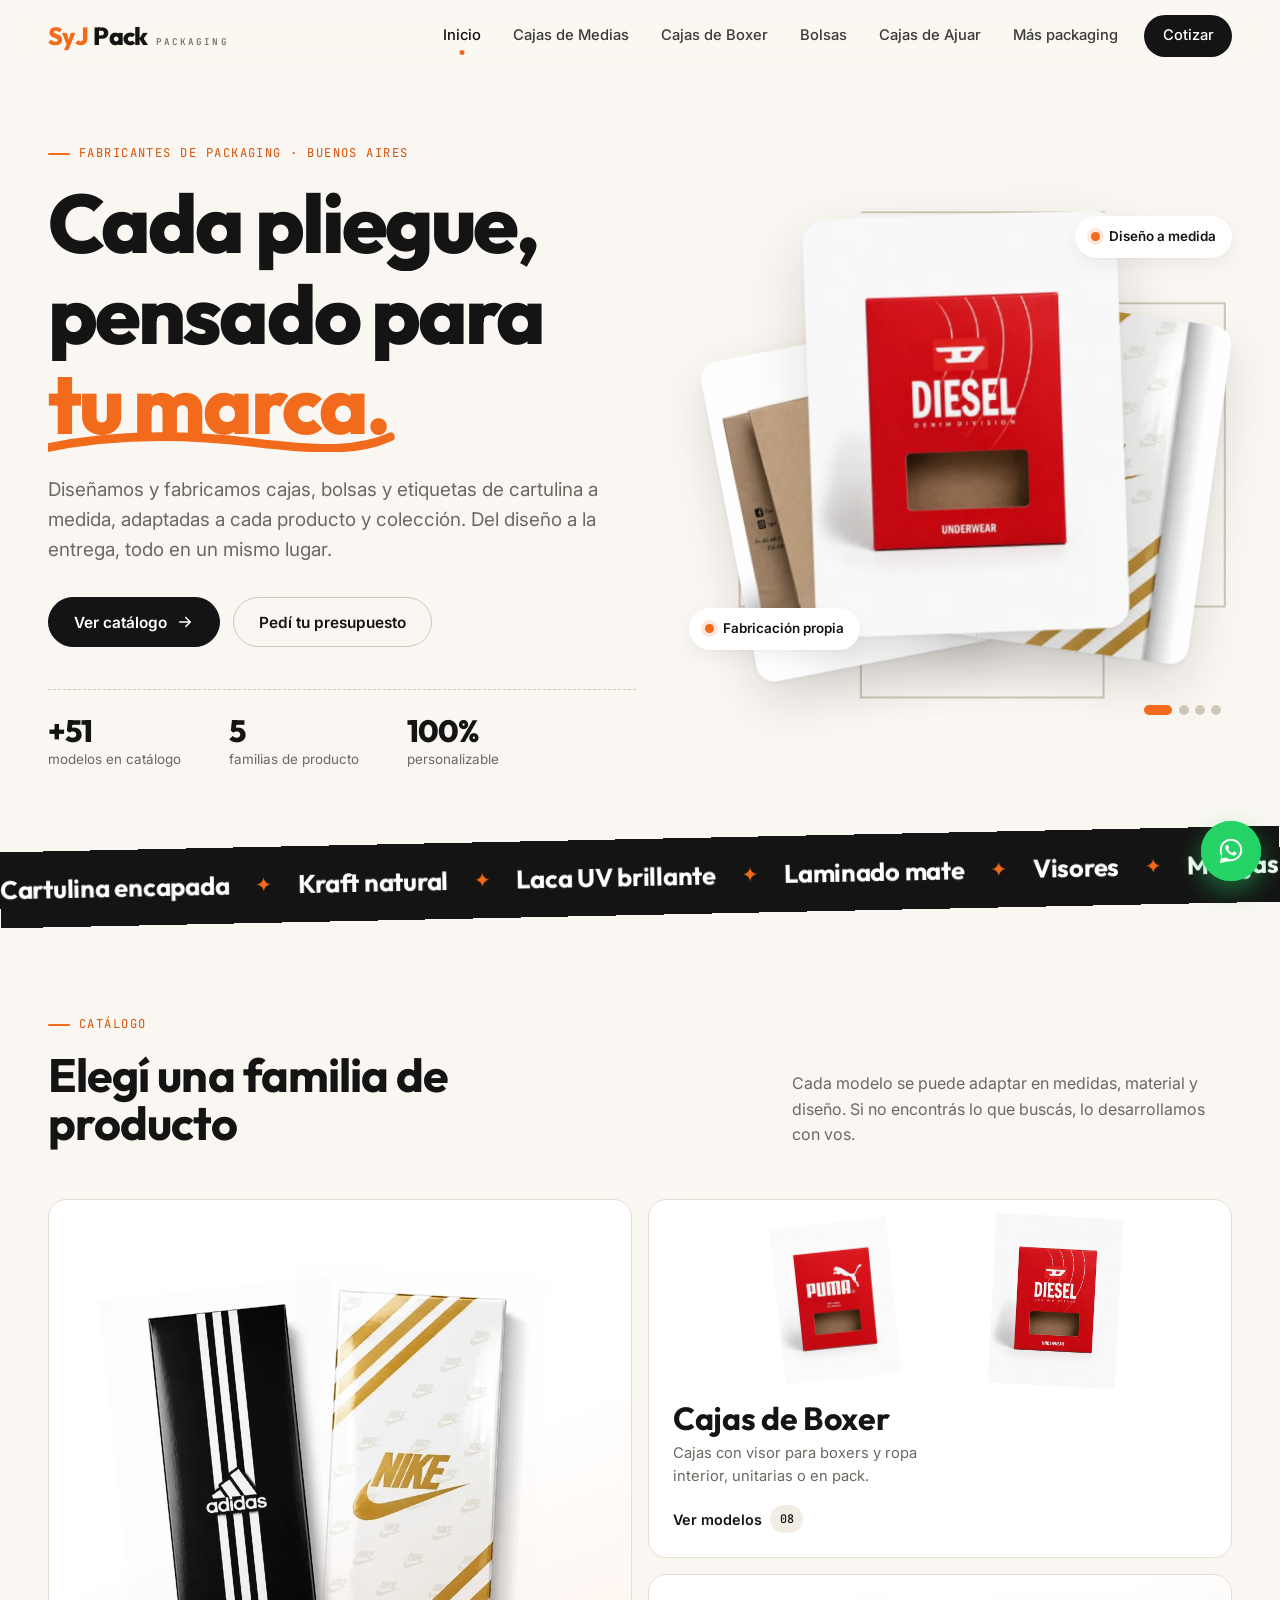
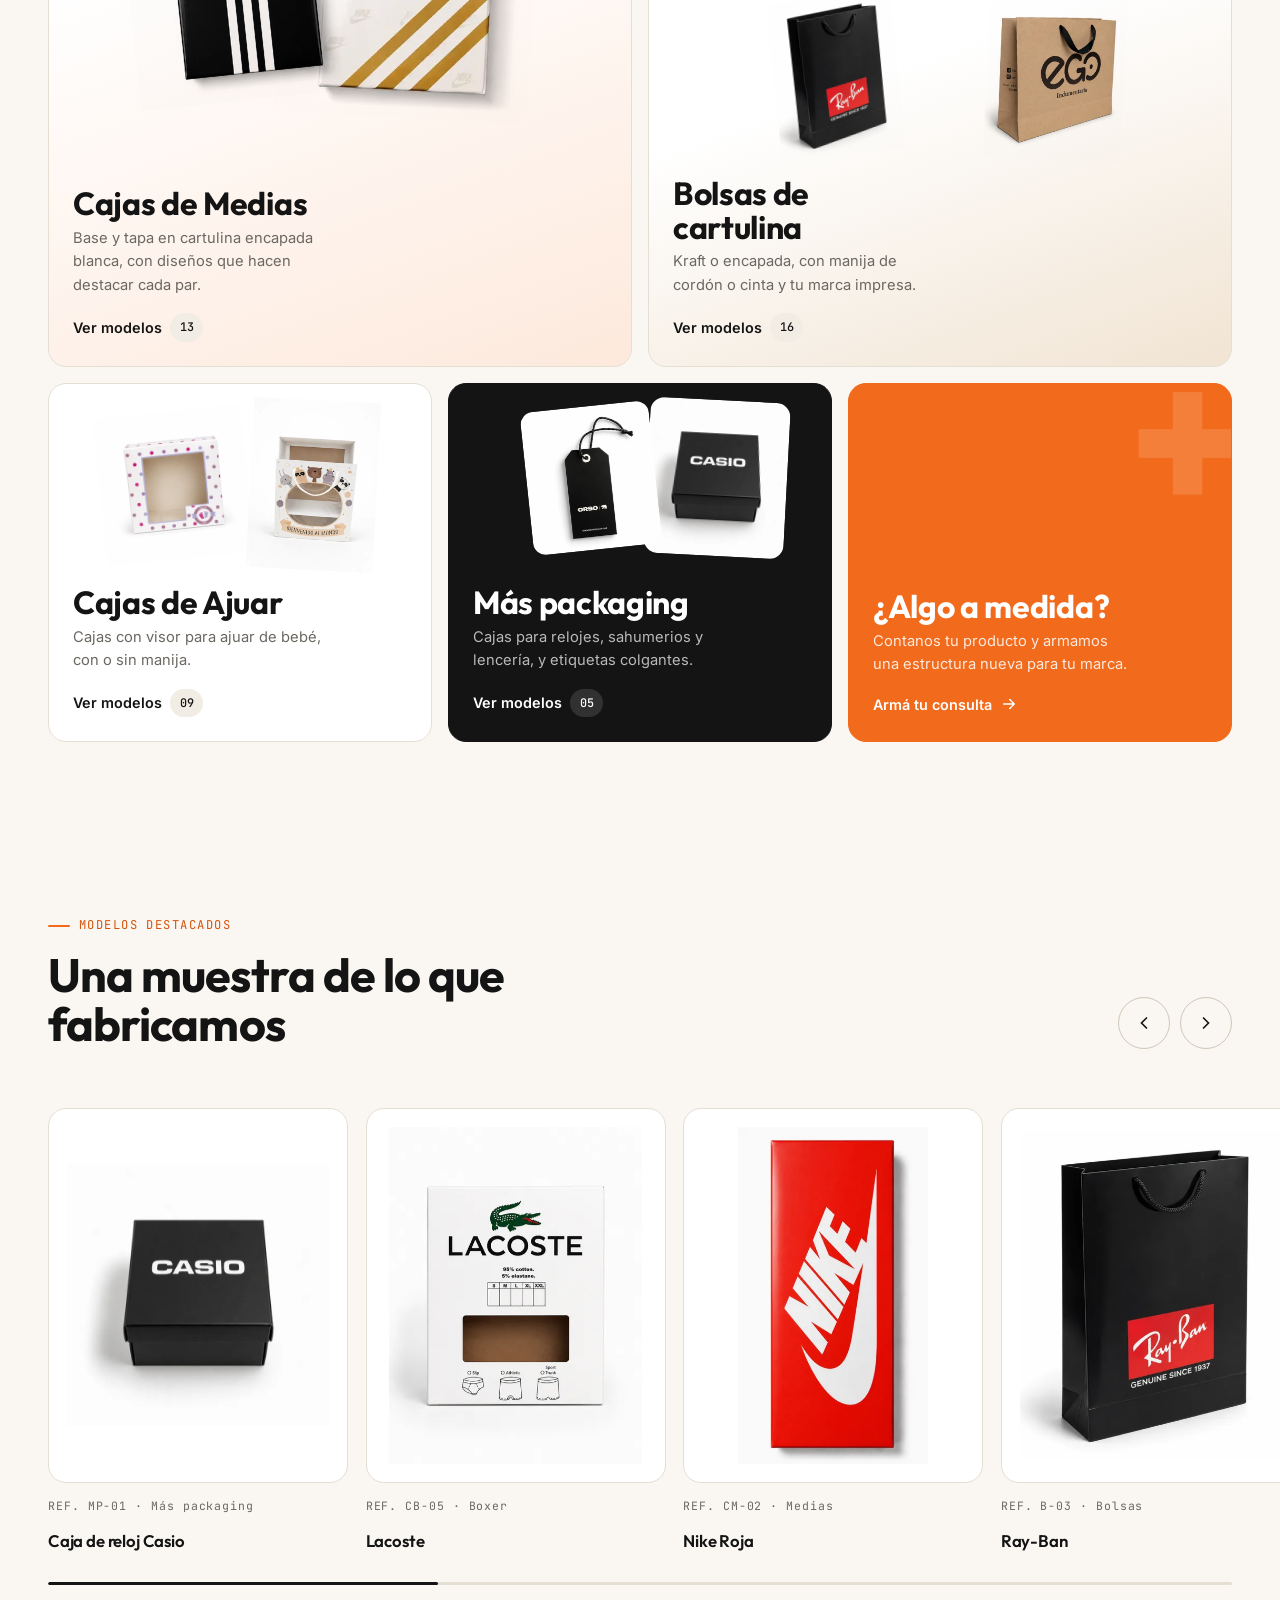
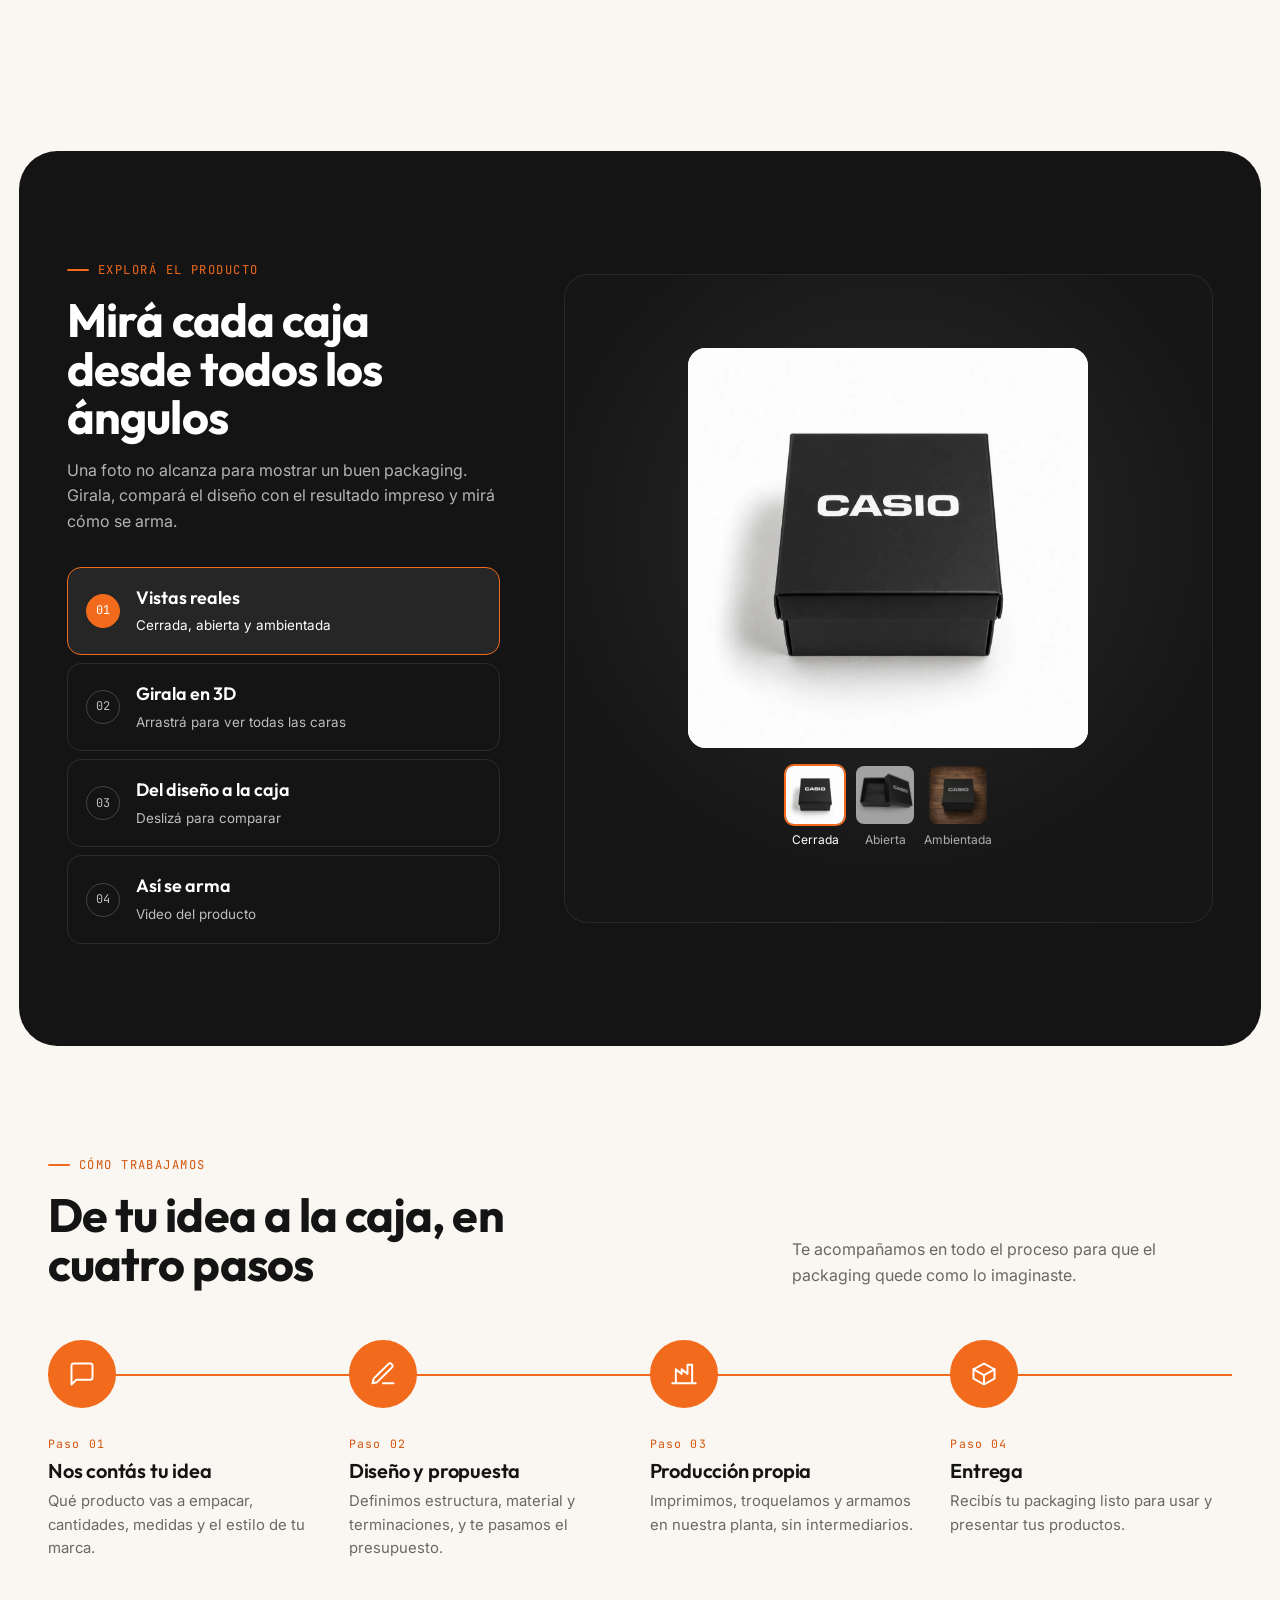
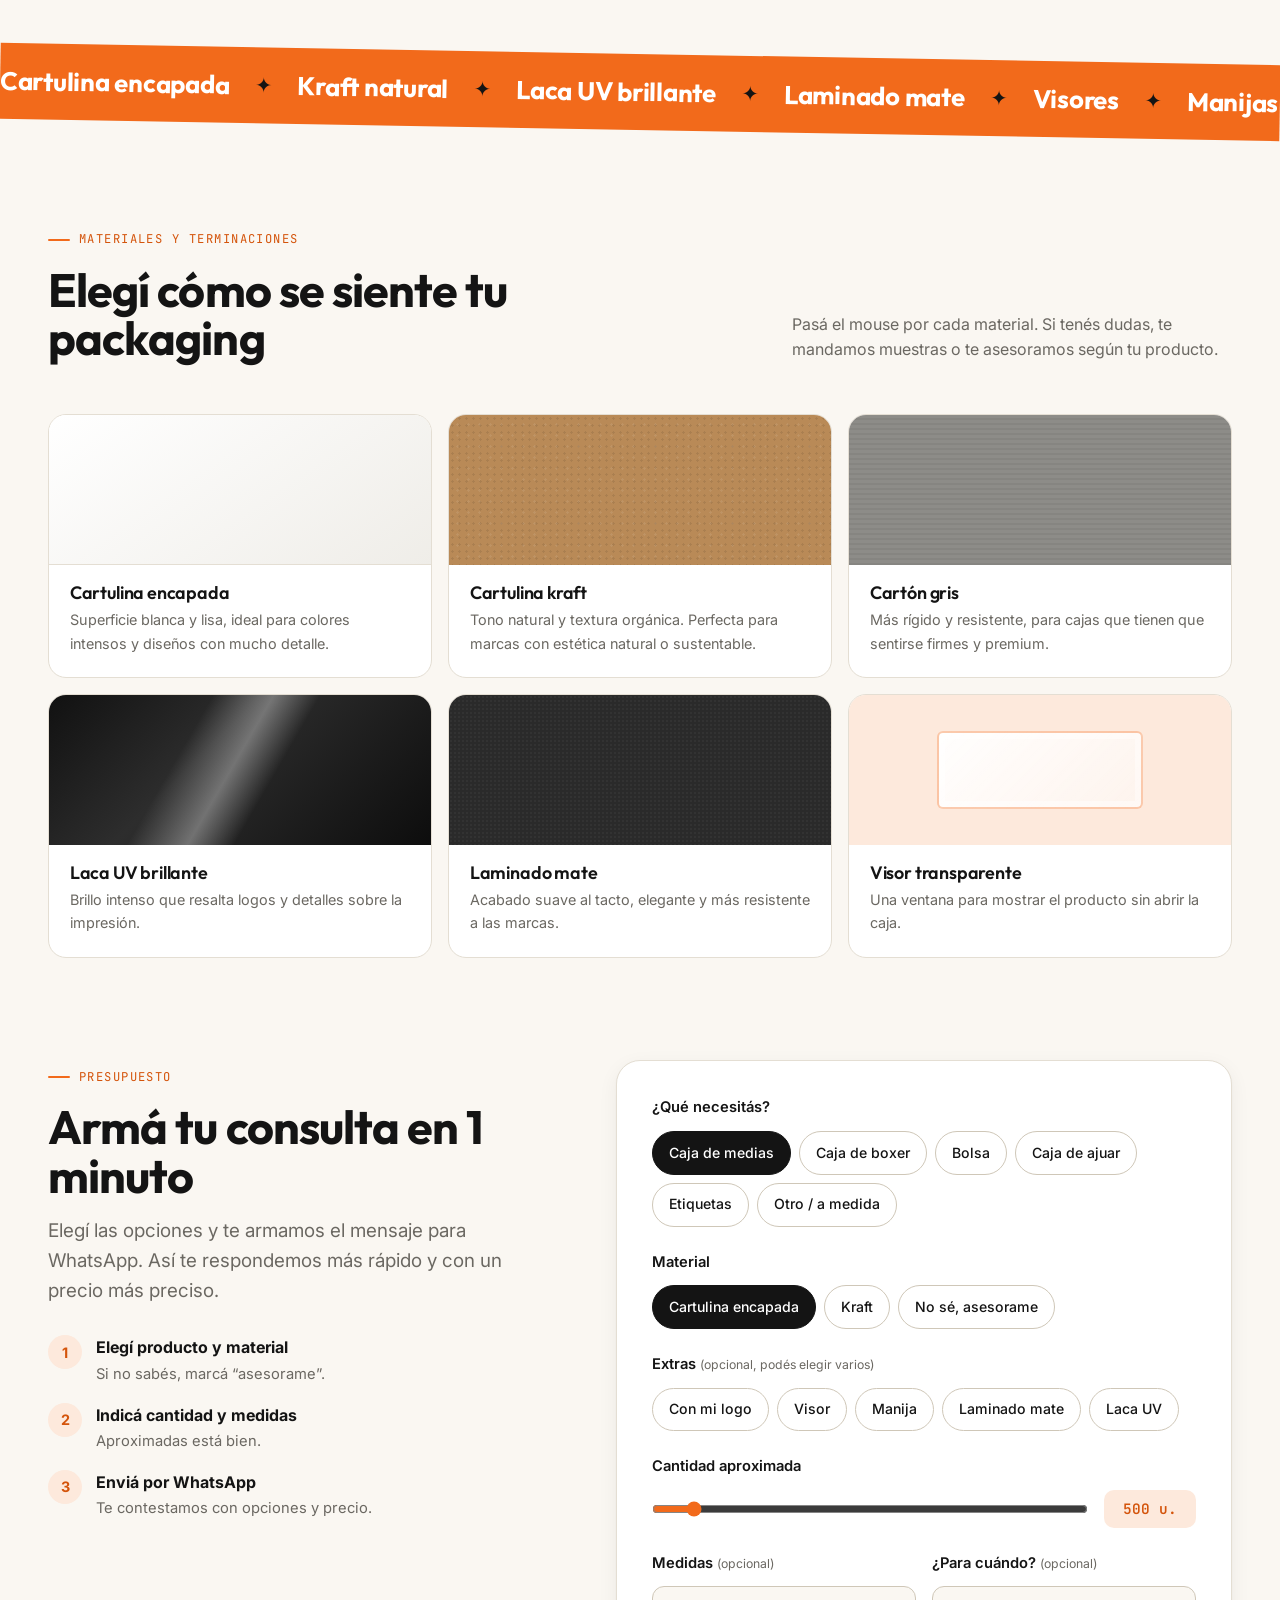
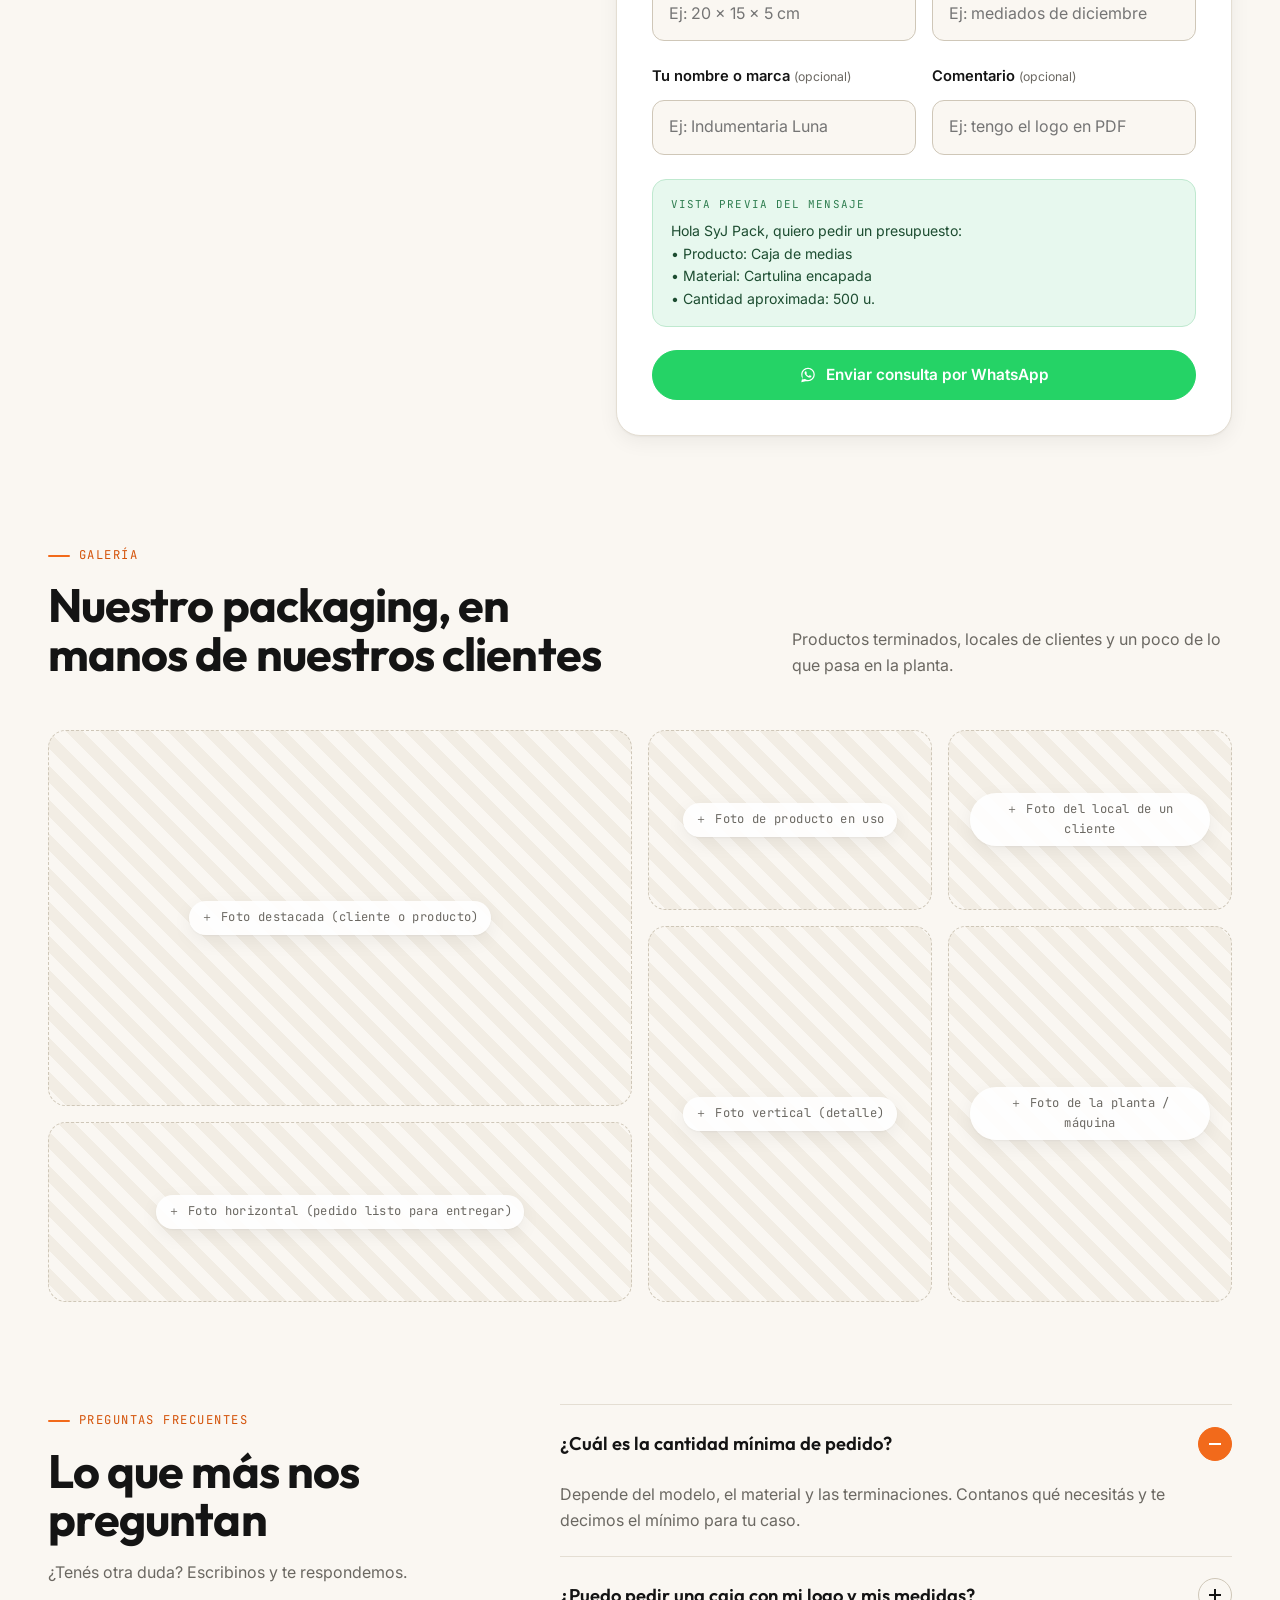
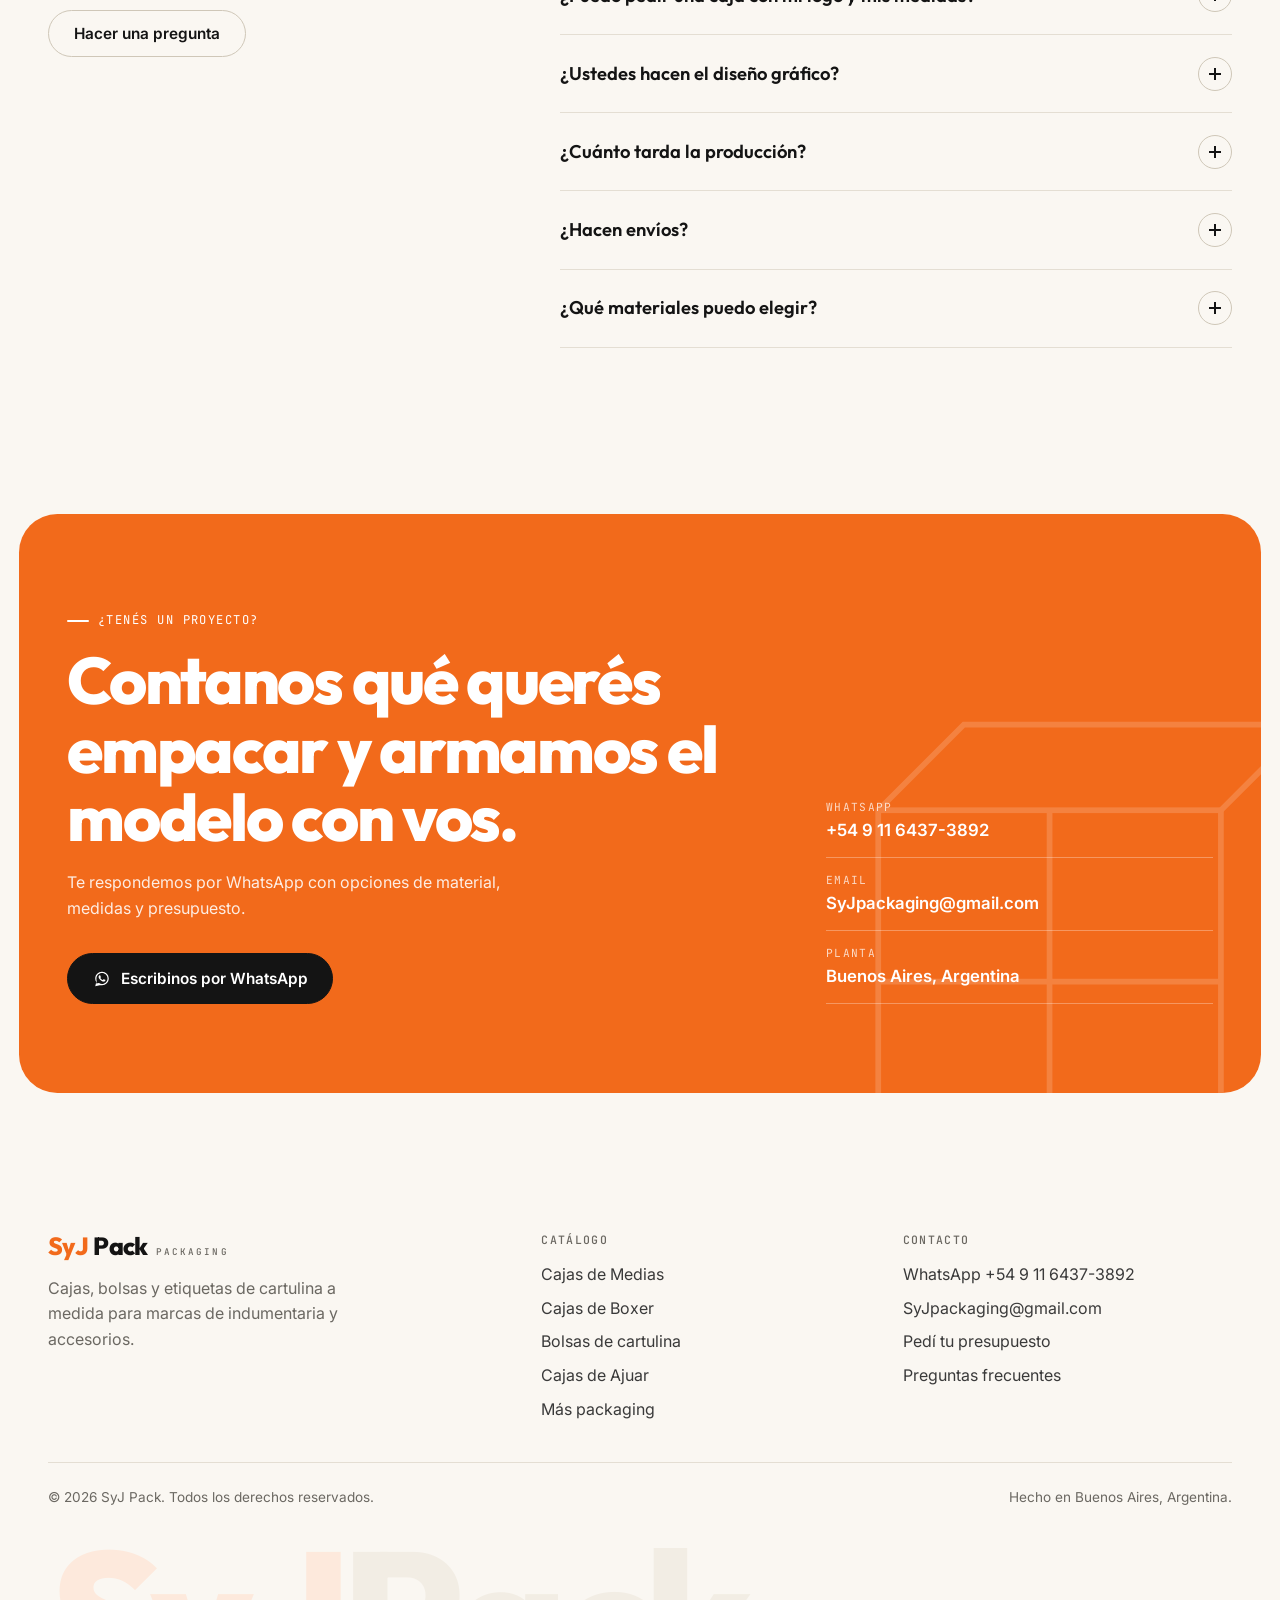
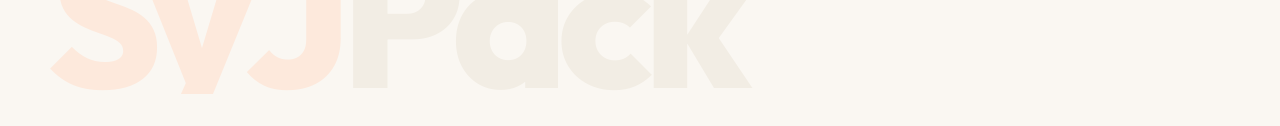
<file: sitio-nuevo/index.html>
<!DOCTYPE html>
<html lang="es">
<head>
<meta charset="UTF-8">
<meta name="viewport" content="width=device-width, initial-scale=1.0">
<title>SyJ Pack — Cajas, bolsas y etiquetas de cartulina a medida</title>
<meta name="description" content="Fabricamos cajas, bolsas y etiquetas de cartulina a medida para marcas de indumentaria y accesorios. Fabricación propia en Buenos Aires. Pedí tu presupuesto por WhatsApp.">
<meta name="theme-color" content="#F26A1B">
<meta property="og:title" content="SyJ Pack — Cajas, bolsas y etiquetas de cartulina a medida">
<meta property="og:description" content="Fabricamos cajas, bolsas y etiquetas de cartulina a medida para marcas de indumentaria y accesorios. Fabricación propia en Buenos Aires. Pedí tu presupuesto por WhatsApp.">
<meta property="og:type" content="website">
<!-- Cuando tengas una foto para compartir en redes, descomentá esta línea:
<meta property="og:image" content="img/compartir.jpg"> -->
<link rel="icon" href="data:image/svg+xml,%3Csvg xmlns='http://www.w3.org/2000/svg' viewBox='0 0 64 64'%3E%3Crect width='64' height='64' rx='14' fill='%23141414'/%3E%3Ctext x='32' y='43' font-family='Arial' font-weight='700' font-size='28' text-anchor='middle' fill='%23F26A1B'%3ESyJ%3C/text%3E%3C/svg%3E">
<link rel="preconnect" href="https://fonts.googleapis.com">
<link rel="preconnect" href="https://fonts.gstatic.com" crossorigin>
<link href="https://fonts.googleapis.com/css2?family=Outfit:wght@500;600;700;800&family=Inter:wght@400;500;600&family=JetBrains+Mono:wght@400;500;600&display=swap" rel="stylesheet">
<link rel="stylesheet" href="css/styles.css">
<script>document.documentElement.classList.add('js');</script>
</head>
<body>
<a class="skip-link" href="#main">Saltar al contenido</a>
<div class="scroll-progress" aria-hidden="true"></div>

<header class="site-header">
  <div class="container header-inner">
    <a href="index.html" class="brand" aria-label="SyJ Pack — inicio"><span class="b-syj">SyJ</span><span class="b-pack">Pack</span><small>Packaging</small></a>
    <nav aria-label="Principal">
      <button class="nav-toggle" aria-expanded="false" aria-controls="nav-menu" aria-label="Abrir menú"><span></span><span></span><span></span></button>
      <ul class="nav-menu" id="nav-menu">
        <li><a href="index.html" class="is-active" aria-current="page">Inicio</a></li>
        <li><a href="cajas.html">Cajas de Medias</a></li>
        <li><a href="cajasboxer.html">Cajas de Boxer</a></li>
        <li><a href="bolsas.html">Bolsas</a></li>
        <li><a href="cajasdeajuar.html">Cajas de Ajuar</a></li>
        <li><a href="mas-packaging.html">Más packaging</a></li>
        <li><a href="index.html#cotizar" class="nav-cta">Cotizar</a></li>
      </ul>
    </nav>
  </div>
</header>
<main id="main">

  <!-- ================= HERO ================= -->
  <section class="hero">
    <div class="container hero-inner">
      <div class="hero-copy">
        <span class="eyebrow">Fabricantes de packaging · Buenos Aires</span>
        <h1>
          <span class="line"><span style="--d:.05s">Cada pliegue,</span></span>
          <span class="line"><span style="--d:.18s">pensado para</span></span>
          <span class="line"><span style="--d:.31s" class="scribble">tu marca.<svg viewBox="0 0 300 20" preserveAspectRatio="none" aria-hidden="true"><path d="M3 14 C 60 4, 120 4, 180 10 S 270 16, 297 6"/></svg></span></span>
        </h1>
        <p class="lead">Diseñamos y fabricamos cajas, bolsas y etiquetas de cartulina a medida, adaptadas a cada producto y colección. Del diseño a la entrega, todo en un mismo lugar.</p>
        <div class="hero-actions">
          <a href="#catalogo" class="btn">Ver catálogo <svg viewBox="0 0 24 24" fill="none" stroke="currentColor" stroke-width="2" stroke-linecap="round" stroke-linejoin="round" aria-hidden="true"><path d="M5 12h14M13 6l6 6-6 6"/></svg></a>
          <a href="#cotizar" class="btn btn-ghost">Pedí tu presupuesto</a>
        </div>
        <div class="hero-stats">
          <div><strong data-count="51" data-prefix="+">51</strong><span>modelos en catálogo</span></div>
          <div><strong data-count="5">5</strong><span>familias de producto</span></div>
          <div><strong>100%</strong><span>personalizable</span></div>
        </div>
      </div>

      <div class="hero-visual" aria-label="Algunos de nuestros productos">
        <div class="hero-blob"></div>
        <svg class="hero-dieline" viewBox="0 0 400 400" aria-hidden="true">
          <path class="cut" d="M120 40 H280 V100 H360 V300 H280 V360 H120 V300 H40 V100 H120 Z"/>
          <path class="fold" d="M120 100 H280 M120 300 H280 M120 100 V300 M280 100 V300"/>
        </svg>
        <div class="hero-stack" data-hero-stack>
          <div class="hero-card" data-pos="0"><img src="img/boxer/cajadieselfrente-sm.webp" alt="" fetchpriority="high"></div>
          <div class="hero-card" data-pos="1"><img src="img/medias/nikedorada-sm.webp" alt="" loading="lazy"></div>
          <div class="hero-card" data-pos="2"><img src="img/bolsas/bolsakraftego-sm.webp" alt="" loading="lazy"></div>
          <div class="hero-card" data-pos="3"><img src="img/otros/cajacasio2-sm.webp" alt="" loading="lazy"></div>
        </div>
        <span class="hero-tag t1"><i></i>Fabricación propia</span>
        <span class="hero-tag t2"><i></i>Diseño a medida</span>
        <div class="hero-controls"></div>
      </div>
    </div>
  </section>

  <div class="marquee" aria-hidden="true"><div class="marquee-track"><span>Cartulina encapada</span><span>Kraft natural</span><span>Laca UV brillante</span><span>Laminado mate</span><span>Visores</span><span>Manijas de cordón</span><span>Cartón gris</span><span>Diseño a medida</span><span>Fabricación propia</span><span>Cartulina encapada</span><span>Kraft natural</span><span>Laca UV brillante</span><span>Laminado mate</span><span>Visores</span><span>Manijas de cordón</span><span>Cartón gris</span><span>Diseño a medida</span><span>Fabricación propia</span></div></div>

  <!-- ================= CATEGORÍAS ================= -->
  <section class="section" id="catalogo">
    <div class="container">
      <div class="section-head" data-reveal>
        <div>
          <span class="eyebrow">Catálogo</span>
          <h2>Elegí una familia de producto</h2>
        </div>
        <p>Cada modelo se puede adaptar en medidas, material y diseño. Si no encontrás lo que buscás, lo desarrollamos con vos.</p>
      </div>
      <div class="bento">
        <a href="cajas.html" class="bento-card c-medias" data-reveal>
          <span class="bento-arrow" aria-hidden="true"><svg width="20" height="20" viewBox="0 0 24 24" fill="none" stroke="currentColor" stroke-width="2" stroke-linecap="round" stroke-linejoin="round" aria-hidden="true"><path d="M5 12h14M13 6l6 6-6 6"/></svg></span>
          <div class="bento-img" aria-hidden="true"><img src="img/medias/nikedorada-sm.webp" alt="" loading="lazy"><img src="img/medias/adidasnegra2-sm.webp" alt="" loading="lazy"></div>
          <div class="bento-body">
            <h3>Cajas de Medias</h3>
            <p>Base y tapa en cartulina encapada blanca, con diseños que hacen destacar cada par.</p>
            <span class="bento-meta">Ver modelos <span class="count">13</span></span>
          </div>
        </a>
        <a href="cajasboxer.html" class="bento-card c-boxer" data-reveal>
          <span class="bento-arrow" aria-hidden="true"><svg width="20" height="20" viewBox="0 0 24 24" fill="none" stroke="currentColor" stroke-width="2" stroke-linecap="round" stroke-linejoin="round" aria-hidden="true"><path d="M5 12h14M13 6l6 6-6 6"/></svg></span>
          <div class="bento-img" aria-hidden="true"><img src="img/boxer/cajadieselfrente-sm.webp" alt="" loading="lazy"><img src="img/boxer/cajapumaboxerfrente-sm.webp" alt="" loading="lazy"></div>
          <div class="bento-body">
            <h3>Cajas de Boxer</h3>
            <p>Cajas con visor para boxers y ropa interior, unitarias o en pack.</p>
            <span class="bento-meta">Ver modelos <span class="count">08</span></span>
          </div>
        </a>
        <a href="bolsas.html" class="bento-card c-bolsas" data-reveal>
          <span class="bento-arrow" aria-hidden="true"><svg width="20" height="20" viewBox="0 0 24 24" fill="none" stroke="currentColor" stroke-width="2" stroke-linecap="round" stroke-linejoin="round" aria-hidden="true"><path d="M5 12h14M13 6l6 6-6 6"/></svg></span>
          <div class="bento-img" aria-hidden="true"><img src="img/bolsas/bolsakraftego-sm.webp" alt="" loading="lazy"><img src="img/bolsas/bolsacartulinarayban-sm.webp" alt="" loading="lazy"></div>
          <div class="bento-body">
            <h3>Bolsas de cartulina</h3>
            <p>Kraft o encapada, con manija de cordón o cinta y tu marca impresa.</p>
            <span class="bento-meta">Ver modelos <span class="count">16</span></span>
          </div>
        </a>
        <a href="cajasdeajuar.html" class="bento-card c-ajuar" data-reveal>
          <span class="bento-arrow" aria-hidden="true"><svg width="20" height="20" viewBox="0 0 24 24" fill="none" stroke="currentColor" stroke-width="2" stroke-linecap="round" stroke-linejoin="round" aria-hidden="true"><path d="M5 12h14M13 6l6 6-6 6"/></svg></span>
          <div class="bento-img" aria-hidden="true"><img src="img/ajuar/cajabienvenidoalmundo-sm.webp" alt="" loading="lazy"><img src="img/ajuar/cajaangelica-sm.webp" alt="" loading="lazy"></div>
          <div class="bento-body">
            <h3>Cajas de Ajuar</h3>
            <p>Cajas con visor para ajuar de bebé, con o sin manija.</p>
            <span class="bento-meta">Ver modelos <span class="count">09</span></span>
          </div>
        </a>
        <a href="mas-packaging.html" class="bento-card c-otros" data-reveal>
          <span class="bento-arrow" aria-hidden="true"><svg width="20" height="20" viewBox="0 0 24 24" fill="none" stroke="currentColor" stroke-width="2" stroke-linecap="round" stroke-linejoin="round" aria-hidden="true"><path d="M5 12h14M13 6l6 6-6 6"/></svg></span>
          <div class="bento-img" aria-hidden="true"><img src="img/otros/cajacasio-sm.webp" alt="" loading="lazy"><img src="img/etiquetas/etiquetaorso-sm.webp" alt="" loading="lazy"></div>
          <div class="bento-body">
            <h3>Más packaging</h3>
            <p>Cajas para relojes, sahumerios y lencería, y etiquetas colgantes.</p>
            <span class="bento-meta">Ver modelos <span class="count">05</span></span>
          </div>
        </a>
        <a href="#cotizar" class="bento-card c-cta" data-reveal>
          <span class="bento-big" aria-hidden="true">+</span>
          <div class="bento-body">
            <h3>¿Algo a medida?</h3>
            <p>Contanos tu producto y armamos una estructura nueva para tu marca.</p>
            <span class="bento-meta">Armá tu consulta <svg width="18" height="18" viewBox="0 0 24 24" fill="none" stroke="currentColor" stroke-width="2" stroke-linecap="round" stroke-linejoin="round" aria-hidden="true"><path d="M5 12h14M13 6l6 6-6 6"/></svg></span>
          </div>
        </a>
      </div>
    </div>
  </section>

  <!-- ================= DESTACADOS ================= -->
  <section class="section-tight" data-carousel>
    <div class="container">
      <div class="section-head" data-reveal>
        <div>
          <span class="eyebrow">Modelos destacados</span>
          <h2>Una muestra de lo que fabricamos</h2>
        </div>
        <div class="carousel-controls">
          <button class="circle-btn" data-dir="prev" aria-label="Anterior"><svg viewBox="0 0 24 24" fill="none" stroke="currentColor" stroke-width="2" stroke-linecap="round" aria-hidden="true"><path d="M15 18l-6-6 6-6"/></svg></button>
          <button class="circle-btn" data-dir="next" aria-label="Siguiente"><svg viewBox="0 0 24 24" fill="none" stroke="currentColor" stroke-width="2" stroke-linecap="round" aria-hidden="true"><path d="M9 18l6-6-6-6"/></svg></button>
        </div>
      </div>
    </div>
    <ul class="carousel-track" data-reveal>
        <li class="carousel-card">
          <a href="mas-packaging.html">
            <div class="card-media"><img class="main-view" src="img/otros/cajacasio-sm.webp" alt="Caja de reloj Casio" draggable="false"></div>
            <span class="card-ref">REF. MP-01 · Más packaging</span>
            <h3>Caja de reloj Casio</h3>
          </a>
        </li>
        <li class="carousel-card">
          <a href="cajasboxer.html">
            <div class="card-media"><img class="main-view" src="img/boxer/cajalacostedefrente-sm.webp" alt="Lacoste" draggable="false"></div>
            <span class="card-ref">REF. CB-05 · Boxer</span>
            <h3>Lacoste</h3>
          </a>
        </li>
        <li class="carousel-card">
          <a href="cajas.html">
            <div class="card-media"><img class="main-view" src="img/medias/nikeroja-sm.webp" alt="Nike Roja" draggable="false"></div>
            <span class="card-ref">REF. CM-02 · Medias</span>
            <h3>Nike Roja</h3>
          </a>
        </li>
        <li class="carousel-card">
          <a href="bolsas.html">
            <div class="card-media"><img class="main-view" src="img/bolsas/bolsacartulinarayban-sm.webp" alt="Ray-Ban" draggable="false"></div>
            <span class="card-ref">REF. B-03 · Bolsas</span>
            <h3>Ray-Ban</h3>
          </a>
        </li>
        <li class="carousel-card">
          <a href="cajasdeajuar.html">
            <div class="card-media"><img class="main-view" src="img/ajuar/cajabienvenidoalmundo-sm.webp" alt="Bienvenido al Mundo" draggable="false"></div>
            <span class="card-ref">REF. CA-03 · Ajuar</span>
            <h3>Bienvenido al Mundo</h3>
          </a>
        </li>
        <li class="carousel-card">
          <a href="bolsas.html">
            <div class="card-media"><img class="main-view" src="img/bolsas/bolsakraftcuartocreciente-sm.webp" alt="Cuarto Creciente" draggable="false"></div>
            <span class="card-ref">REF. B-05 · Bolsas</span>
            <h3>Cuarto Creciente</h3>
          </a>
        </li>
        <li class="carousel-card">
          <a href="cajas.html">
            <div class="card-media"><img class="main-view" src="img/medias/boca1-sm.webp" alt="Boca Juniors" draggable="false"></div>
            <span class="card-ref">REF. CM-10 · Medias</span>
            <h3>Boca Juniors</h3>
          </a>
        </li>
        <li class="carousel-card">
          <a href="cajasboxer.html">
            <div class="card-media"><img class="main-view" src="img/boxer/calvingrande-sm.webp" alt="Calvin Klein" draggable="false"></div>
            <span class="card-ref">REF. CB-02 · Boxer</span>
            <h3>Calvin Klein</h3>
          </a>
        </li>
        <li class="carousel-card">
          <a href="mas-packaging.html">
            <div class="card-media"><img class="main-view" src="img/otros/cajadesahumerios-sm.webp" alt="Caja de sahumerios" draggable="false"></div>
            <span class="card-ref">REF. MP-03 · Más packaging</span>
            <h3>Caja de sahumerios</h3>
          </a>
        </li>
        <li class="carousel-card">
          <a href="bolsas.html">
            <div class="card-media"><img class="main-view" src="img/bolsas/bolsacartulinaangelabresicano-sm.webp" alt="Angela Bresciano" draggable="false"></div>
            <span class="card-ref">REF. B-04 · Bolsas</span>
            <h3>Angela Bresciano</h3>
          </a>
        </li>
        <li class="carousel-card">
          <a href="cajasdeajuar.html">
            <div class="card-media"><img class="main-view" src="img/ajuar/cajaangelica-sm.webp" alt="Angélica" draggable="false"></div>
            <span class="card-ref">REF. CA-06 · Ajuar</span>
            <h3>Angélica</h3>
          </a>
        </li>
        <li class="carousel-card">
          <a href="cajas.html">
            <div class="card-media"><img class="main-view" src="img/medias/adidasafadorada-sm.webp" alt="Adidas / AFA Dorada" draggable="false"></div>
            <span class="card-ref">REF. CM-08 · Medias</span>
            <h3>Adidas / AFA Dorada</h3>
          </a>
        </li>
    </ul>
    <div class="carousel-progress" aria-hidden="true"><span></span></div>
  </section>

  <!-- ================= OTRAS FORMAS DE VER EL PRODUCTO ================= -->
  <section class="section">
    <div class="showcase section" data-reveal="scale">
      <div class="container showcase-grid" data-tabs>
        <div>
          <span class="eyebrow">Explorá el producto</span>
          <h2>Mirá cada caja desde todos los ángulos</h2>
          <p style="margin-top:1rem">Una foto no alcanza para mostrar un buen packaging. Girala, compará el diseño con el resultado impreso y mirá cómo se arma.</p>
          <div class="tabs" role="tablist" aria-label="Formas de ver el producto">
            <button class="tab-btn" role="tab" aria-selected="true" aria-controls="tp-1" id="tb-1"><span class="tab-n">01</span><span><strong>Vistas reales</strong><small>Cerrada, abierta y ambientada</small></span></button>
            <button class="tab-btn" role="tab" aria-selected="false" aria-controls="tp-2" id="tb-2"><span class="tab-n">02</span><span><strong>Girala en 3D</strong><small>Arrastrá para ver todas las caras</small></span></button>
            <button class="tab-btn" role="tab" aria-selected="false" aria-controls="tp-3" id="tb-3"><span class="tab-n">03</span><span><strong>Del diseño a la caja</strong><small>Deslizá para comparar</small></span></button>
            <button class="tab-btn" role="tab" aria-selected="false" aria-controls="tp-4" id="tb-4"><span class="tab-n">04</span><span><strong>Así se arma</strong><small>Video del producto</small></span></button>
          </div>
        </div>

        <div class="tab-stage">
          <!-- 01 · Vistas reales (usa fotos que ya tenés) -->
          <div class="tab-panel is-active" role="tabpanel" id="tp-1" aria-labelledby="tb-1">
            <div class="views-viewer" data-views>
              <div class="views-main"><img src="img/otros/cajacasio.webp" alt="Caja Casio — Cerrada"><img src="img/otros/cajacasio2.webp" alt="Caja Casio — Abierta"><img src="img/otros/casiomadera.webp" alt="Caja Casio — Ambientada"></div>
              <div class="views-thumbs"><button type="button"><img src="img/otros/cajacasio-sm.webp" alt="" loading="lazy">Cerrada</button><button type="button"><img src="img/otros/cajacasio2-sm.webp" alt="" loading="lazy">Abierta</button><button type="button"><img src="img/otros/casiomadera-sm.webp" alt="" loading="lazy">Ambientada</button></div>
            </div>
          </div>

          <!-- 02 · Caja 3D: poné una foto de cada cara de la caja.
               Reemplazá cada <div class="face ... slot" ...></div> por:
               <div class="face front"><img src="img/3d/frente.webp" alt=""></div>
               (las fotos se ven mejor si son de frente y recortadas al borde de la caja) -->
          <div class="tab-panel" role="tabpanel" id="tp-2" aria-labelledby="tb-2">
            <div class="box3d-wrap" data-box3d>
              <div class="box3d-shadow"></div>
              <div class="box3d">
                <div class="face front slot" data-label="Frente"></div>
                <div class="face back slot" data-label="Dorso"></div>
                <div class="face right slot" data-label="Lateral"></div>
                <div class="face left slot" data-label="Lateral"></div>
                <div class="face top slot" data-label="Tapa"></div>
                <div class="face bottom slot" data-label="Base"></div>
              </div>
            </div>
            <span class="stage-hint"><svg viewBox="0 0 24 24" fill="none" stroke="currentColor" stroke-width="2"><path d="M4 12h16M8 8l-4 4 4 4M16 8l4 4-4 4"/></svg>Arrastrá para girar</span>
          </div>

          <!-- 03 · Antes / después: a la izquierda el diseño digital (mockup o archivo),
               a la derecha la foto de la caja ya impresa. -->
          <div class="tab-panel" role="tabpanel" id="tp-3" aria-labelledby="tb-3">
            <div class="compare" data-compare>
              <figure class="slot" data-label="Foto de la caja impresa"></figure>
              <div class="compare-top"><figure class="slot" data-label="Diseño digital"></figure></div>
              <span class="compare-label l">Diseño</span>
              <span class="compare-label r">Resultado</span>
              <div class="compare-handle"></div>
              <input type="range" min="0" max="100" value="50" aria-label="Comparar diseño y resultado">
            </div>
          </div>

          <!-- 04 · Video: reemplazá el <figure> vacío por
               <video src="img/video/armado.mp4" autoplay muted loop playsinline></video>
               o por un iframe de YouTube/Instagram. -->
          <div class="tab-panel" role="tabpanel" id="tp-4" aria-labelledby="tb-4">
            <div class="video-slot">
              <figure class="slot" data-label="Video: cómo se arma la caja"></figure>
              <span class="play-fake" aria-hidden="true"><svg viewBox="0 0 24 24"><path d="M6 4l14 8-14 8z"/></svg></span>
            </div>
          </div>
        </div>
      </div>
    </div>
  </section>

  <!-- ================= PROCESO ================= -->
  <section class="section" style="padding-top:0">
    <div class="container">
      <div class="section-head" data-reveal>
        <div>
          <span class="eyebrow">Cómo trabajamos</span>
          <h2>De tu idea a la caja, en cuatro pasos</h2>
        </div>
        <p>Te acompañamos en todo el proceso para que el packaging quede como lo imaginaste.</p>
      </div>
      <div class="process">
        <div class="process-line" aria-hidden="true"><span></span></div>
        <div class="step" style="--d:.1s">
          <div class="step-n"><svg viewBox="0 0 24 24"><path d="M21 15a2 2 0 0 1-2 2H7l-4 4V5a2 2 0 0 1 2-2h14a2 2 0 0 1 2 2z"/></svg></div>
          <span class="step-k">Paso 01</span><h3>Nos contás tu idea</h3>
          <p>Qué producto vas a empacar, cantidades, medidas y el estilo de tu marca.</p>
        </div>
        <div class="step" style="--d:.4s">
          <div class="step-n"><svg viewBox="0 0 24 24"><path d="M12 20h9"/><path d="M16.5 3.5a2.1 2.1 0 0 1 3 3L7 19l-4 1 1-4z"/></svg></div>
          <span class="step-k">Paso 02</span><h3>Diseño y propuesta</h3>
          <p>Definimos estructura, material y terminaciones, y te pasamos el presupuesto.</p>
        </div>
        <div class="step" style="--d:.7s">
          <div class="step-n"><svg viewBox="0 0 24 24"><path d="M2 20h20M5 20V8l5 4V8l5 4V4h4v16"/></svg></div>
          <span class="step-k">Paso 03</span><h3>Producción propia</h3>
          <p>Imprimimos, troquelamos y armamos en nuestra planta, sin intermediarios.</p>
        </div>
        <div class="step" style="--d:1s">
          <div class="step-n"><svg viewBox="0 0 24 24"><path d="M21 8l-9-5-9 5 9 5 9-5z"/><path d="M3 8v8l9 5 9-5V8M12 13v8"/></svg></div>
          <span class="step-k">Paso 04</span><h3>Entrega</h3>
          <p>Recibís tu packaging listo para usar y presentar tus productos.</p>
        </div>
      </div>
    </div>
  </section>

  <div class="marquee alt" aria-hidden="true"><div class="marquee-track" style="animation-direction:reverse"><span>Cartulina encapada</span><span>Kraft natural</span><span>Laca UV brillante</span><span>Laminado mate</span><span>Visores</span><span>Manijas de cordón</span><span>Cartón gris</span><span>Diseño a medida</span><span>Fabricación propia</span><span>Cartulina encapada</span><span>Kraft natural</span><span>Laca UV brillante</span><span>Laminado mate</span><span>Visores</span><span>Manijas de cordón</span><span>Cartón gris</span><span>Diseño a medida</span><span>Fabricación propia</span></div></div>

  <!-- ================= MATERIALES ================= -->
  <section class="section">
    <div class="container">
      <div class="section-head" data-reveal>
        <div>
          <span class="eyebrow">Materiales y terminaciones</span>
          <h2>Elegí cómo se siente tu packaging</h2>
        </div>
        <p>Pasá el mouse por cada material. Si tenés dudas, te mandamos muestras o te asesoramos según tu producto.</p>
      </div>
      <div class="materials">
        <article class="material" data-reveal><div class="swatch sw-encapada"></div><div class="material-body"><h3>Cartulina encapada</h3><p>Superficie blanca y lisa, ideal para colores intensos y diseños con mucho detalle.</p></div></article>
        <article class="material" data-reveal style="--d:.08s"><div class="swatch sw-kraft"></div><div class="material-body"><h3>Cartulina kraft</h3><p>Tono natural y textura orgánica. Perfecta para marcas con estética natural o sustentable.</p></div></article>
        <article class="material" data-reveal style="--d:.16s"><div class="swatch sw-gris"></div><div class="material-body"><h3>Cartón gris</h3><p>Más rígido y resistente, para cajas que tienen que sentirse firmes y premium.</p></div></article>
        <article class="material" data-reveal><div class="swatch sw-uv"></div><div class="material-body"><h3>Laca UV brillante</h3><p>Brillo intenso que resalta logos y detalles sobre la impresión.</p></div></article>
        <article class="material" data-reveal style="--d:.08s"><div class="swatch sw-mate"></div><div class="material-body"><h3>Laminado mate</h3><p>Acabado suave al tacto, elegante y más resistente a las marcas.</p></div></article>
        <article class="material" data-reveal style="--d:.16s"><div class="swatch sw-visor"><i></i></div><div class="material-body"><h3>Visor transparente</h3><p>Una ventana para mostrar el producto sin abrir la caja.</p></div></article>
      </div>
    </div>
  </section>

  <!-- ================= COTIZADOR ================= -->
  <section class="section" id="cotizar" style="padding-top:0">
    <div class="container quote">
      <div class="quote-side" data-reveal="left">
        <span class="eyebrow">Presupuesto</span>
        <h2>Armá tu consulta en 1 minuto</h2>
        <p class="lead" style="margin-top:1rem">Elegí las opciones y te armamos el mensaje para WhatsApp. Así te respondemos más rápido y con un precio más preciso.</p>
        <ul>
          <li><i>1</i><div><strong>Elegí producto y material</strong><span>Si no sabés, marcá “asesorame”.</span></div></li>
          <li><i>2</i><div><strong>Indicá cantidad y medidas</strong><span>Aproximadas está bien.</span></div></li>
          <li><i>3</i><div><strong>Enviá por WhatsApp</strong><span>Te contestamos con opciones y precio.</span></div></li>
        </ul>
      </div>

      <form class="quote-form" data-quote onsubmit="return false" data-reveal="right">
        <fieldset class="q-group"><legend>¿Qué necesitás?</legend><div class="chips"><label class="chip"><input type="radio" name="q-prod" value="Caja de medias" checked><span>Caja de medias</span></label><label class="chip"><input type="radio" name="q-prod" value="Caja de boxer"><span>Caja de boxer</span></label><label class="chip"><input type="radio" name="q-prod" value="Bolsa"><span>Bolsa</span></label><label class="chip"><input type="radio" name="q-prod" value="Caja de ajuar"><span>Caja de ajuar</span></label><label class="chip"><input type="radio" name="q-prod" value="Etiquetas"><span>Etiquetas</span></label><label class="chip"><input type="radio" name="q-prod" value="Otro / a medida"><span>Otro / a medida</span></label></div></fieldset>
        <fieldset class="q-group"><legend>Material</legend><div class="chips"><label class="chip"><input type="radio" name="q-mat" value="Cartulina encapada" checked><span>Cartulina encapada</span></label><label class="chip"><input type="radio" name="q-mat" value="Kraft"><span>Kraft</span></label><label class="chip"><input type="radio" name="q-mat" value="No sé, asesorame"><span>No sé, asesorame</span></label></div></fieldset>
        <fieldset class="q-group"><legend>Extras <small>(opcional, podés elegir varios)</small></legend><div class="chips"><label class="chip"><input type="checkbox" name="q-extra" value="Con mi logo"><span>Con mi logo</span></label><label class="chip"><input type="checkbox" name="q-extra" value="Visor"><span>Visor</span></label><label class="chip"><input type="checkbox" name="q-extra" value="Manija"><span>Manija</span></label><label class="chip"><input type="checkbox" name="q-extra" value="Laminado mate"><span>Laminado mate</span></label><label class="chip"><input type="checkbox" name="q-extra" value="Laca UV"><span>Laca UV</span></label></div></fieldset>
        <div class="q-group">
          <label class="q-label" for="q-qty">Cantidad aproximada</label>
          <div class="range-wrap"><input type="range" id="q-qty" min="100" max="5000" step="100" value="500"><output class="range-out" id="q-qty-out" for="q-qty">500 u.</output></div>
        </div>
        <div class="q-row">
          <div><label class="q-label" for="q-size">Medidas <small>(opcional)</small></label><input class="field" id="q-size" placeholder="Ej: 20 × 15 × 5 cm"></div>
          <div><label class="q-label" for="q-date">¿Para cuándo? <small>(opcional)</small></label><input class="field" id="q-date" placeholder="Ej: mediados de diciembre"></div>
        </div>
        <div class="q-row">
          <div><label class="q-label" for="q-name">Tu nombre o marca <small>(opcional)</small></label><input class="field" id="q-name" placeholder="Ej: Indumentaria Luna"></div>
          <div><label class="q-label" for="q-note">Comentario <small>(opcional)</small></label><input class="field" id="q-note" placeholder="Ej: tengo el logo en PDF"></div>
        </div>
        <div class="quote-preview" aria-live="polite"></div>
        <a id="q-send" class="btn btn-wa" style="width:100%" href="https://wa.me/5491164373892?text=Hola%20SyJ%20Pack%2C%20quiero%20hacer%20una%20consulta%20sobre%20sus%20productos." target="_blank" rel="noopener"><svg width="18" height="18" viewBox="0 0 32 32" fill="#fff" aria-hidden="true"><path d="M16.004 3C9.377 3 4 8.373 4 15c0 2.34.653 4.53 1.786 6.4L4 29l7.86-1.746A11.94 11.94 0 0 0 16.004 27C22.63 27 28 21.627 28 15S22.63 3 16.004 3Zm0 21.818c-1.94 0-3.75-.57-5.27-1.55l-.378-.24-4.664 1.037 1.02-4.55-.256-.395A9.77 9.77 0 0 1 6.18 15c0-5.42 4.407-9.818 9.824-9.818 5.417 0 9.822 4.398 9.822 9.818 0 5.42-4.405 9.818-9.822 9.818Zm5.396-7.36c-.296-.148-1.75-.864-2.022-.963-.272-.099-.47-.148-.667.148-.198.297-.766.963-.94 1.16-.173.198-.346.223-.642.075-.296-.148-1.25-.46-2.38-1.467-.88-.784-1.474-1.752-1.647-2.048-.173-.297-.018-.457.13-.605.134-.133.297-.347.446-.52.148-.173.198-.297.297-.495.099-.198.05-.372-.025-.52-.074-.148-.667-1.61-.914-2.204-.24-.578-.485-.5-.667-.51l-.568-.01c-.198 0-.52.075-.792.372-.272.297-1.04 1.017-1.04 2.48 0 1.463 1.065 2.876 1.213 3.074.148.198 2.096 3.2 5.08 4.49.71.306 1.263.489 1.695.626.712.227 1.36.195 1.872.118.571-.085 1.75-.716 1.997-1.407.247-.692.247-1.285.173-1.408-.074-.123-.272-.198-.568-.347Z"/></svg> Enviar consulta por WhatsApp</a>
      </form>
    </div>
  </section>

  <!-- ================= GALERÍA EN USO =================
       Fotos reales: clientes con sus cajas, el local, la planta, la máquina, etc.
       Reemplazá cada <figure ...></figure> vacío por:
       <figure class="slot g1"><img src="img/galeria/NOMBRE.webp" alt="Descripción"></figure>
       (mantené la clase g1, g2... para que conserve el tamaño) -->
  <section class="section" style="padding-top:0">
    <div class="container">
      <div class="section-head" data-reveal>
        <div>
          <span class="eyebrow">Galería</span>
          <h2>Nuestro packaging, en manos de nuestros clientes</h2>
        </div>
        <p>Productos terminados, locales de clientes y un poco de lo que pasa en la planta.</p>
      </div>
      <div class="gallery">
        <figure class="slot g1" data-label="Foto destacada (cliente o producto)" data-reveal></figure>
        <figure class="slot g2" data-label="Foto de producto en uso" data-reveal style="--d:.06s"></figure>
        <figure class="slot g3" data-label="Foto del local de un cliente" data-reveal style="--d:.12s"></figure>
        <figure class="slot g4" data-label="Foto vertical (detalle)" data-reveal style="--d:.18s"></figure>
        <figure class="slot g5" data-label="Foto de la planta / máquina" data-reveal style="--d:.24s"></figure>
        <figure class="slot g6" data-label="Foto horizontal (pedido listo para entregar)" data-reveal style="--d:.3s"></figure>
      </div>
    </div>
  </section>

  <!-- ================= FAQ ================= -->
  <section class="section" id="faq" style="padding-top:0">
    <div class="container faq-wrap">
      <div data-reveal="left">
        <span class="eyebrow">Preguntas frecuentes</span>
        <h2>Lo que más nos preguntan</h2>
        <p style="margin-top:1rem">¿Tenés otra duda? Escribinos y te respondemos.</p>
        <a href="https://wa.me/5491164373892?text=Hola%20SyJ%20Pack%2C%20quiero%20hacer%20una%20consulta%20sobre%20sus%20productos." target="_blank" rel="noopener" class="btn btn-ghost" style="margin-top:1.5rem">Hacer una pregunta</a>
      </div>
      <!-- Editá las respuestas con tus datos reales (mínimos, plazos, envíos). -->
      <div class="faq" data-reveal="right">
        <details open>
          <summary>¿Cuál es la cantidad mínima de pedido?<i aria-hidden="true"></i></summary>
          <div class="faq-a"><p>Depende del modelo, el material y las terminaciones. Contanos qué necesitás y te decimos el mínimo para tu caso.</p></div>
        </details>
        <details>
          <summary>¿Puedo pedir una caja con mi logo y mis medidas?<i aria-hidden="true"></i></summary>
          <div class="faq-a"><p>Sí. Todos los modelos del catálogo se pueden adaptar a tu marca, y también desarrollamos estructuras nuevas a medida de tu producto.</p></div>
        </details>
        <details>
          <summary>¿Ustedes hacen el diseño gráfico?<i aria-hidden="true"></i></summary>
          <div class="faq-a"><p>Podés mandarnos tu diseño listo para imprimir o tu logo, y te ayudamos a adaptarlo a la forma de la caja o bolsa.</p></div>
        </details>
        <details>
          <summary>¿Cuánto tarda la producción?<i aria-hidden="true"></i></summary>
          <div class="faq-a"><p>El plazo depende de la cantidad y de las terminaciones elegidas. Te confirmamos la fecha de entrega junto con el presupuesto.</p></div>
        </details>
        <details>
          <summary>¿Hacen envíos?<i aria-hidden="true"></i></summary>
          <div class="faq-a"><p>Estamos en Buenos Aires. Consultanos por WhatsApp por la entrega o el envío a tu zona.</p></div>
        </details>
        <details>
          <summary>¿Qué materiales puedo elegir?<i aria-hidden="true"></i></summary>
          <div class="faq-a"><p>Trabajamos con cartulina encapada, cartulina kraft y cartón gris, con terminaciones como laminado mate o brillante y laca UV.</p></div>
        </details>
      </div>
    </div>
  </section>

  <section class="section-tight" id="contacto">
    <div class="cta-final" data-reveal="scale">
      <svg class="cta-deco" viewBox="0 0 200 200" aria-hidden="true"><rect x="40" y="40" width="120" height="120"/><path d="M40 40 L70 10 L190 10 L160 40 M160 40 L190 10 L190 130 L160 160"/><path d="M40 100 H160 M100 40 V160"/></svg>
      <div class="container cta-grid">
        <div>
          <span class="eyebrow">¿Tenés un proyecto?</span>
          <h2>Contanos qué querés empacar y armamos el modelo con vos.</h2>
          <p style="margin-top:1.2rem;max-width:44ch">Te respondemos por WhatsApp con opciones de material, medidas y presupuesto.</p>
          <div style="margin-top:2rem;display:flex;gap:.8rem;flex-wrap:wrap">
            <a href="https://wa.me/5491164373892?text=Hola%20SyJ%20Pack%2C%20quiero%20hacer%20una%20consulta%20sobre%20sus%20productos." target="_blank" rel="noopener" class="btn"><svg width="18" height="18" viewBox="0 0 32 32" fill="#fff" aria-hidden="true"><path d="M16.004 3C9.377 3 4 8.373 4 15c0 2.34.653 4.53 1.786 6.4L4 29l7.86-1.746A11.94 11.94 0 0 0 16.004 27C22.63 27 28 21.627 28 15S22.63 3 16.004 3Zm0 21.818c-1.94 0-3.75-.57-5.27-1.55l-.378-.24-4.664 1.037 1.02-4.55-.256-.395A9.77 9.77 0 0 1 6.18 15c0-5.42 4.407-9.818 9.824-9.818 5.417 0 9.822 4.398 9.822 9.818 0 5.42-4.405 9.818-9.822 9.818Zm5.396-7.36c-.296-.148-1.75-.864-2.022-.963-.272-.099-.47-.148-.667.148-.198.297-.766.963-.94 1.16-.173.198-.346.223-.642.075-.296-.148-1.25-.46-2.38-1.467-.88-.784-1.474-1.752-1.647-2.048-.173-.297-.018-.457.13-.605.134-.133.297-.347.446-.52.148-.173.198-.297.297-.495.099-.198.05-.372-.025-.52-.074-.148-.667-1.61-.914-2.204-.24-.578-.485-.5-.667-.51l-.568-.01c-.198 0-.52.075-.792.372-.272.297-1.04 1.017-1.04 2.48 0 1.463 1.065 2.876 1.213 3.074.148.198 2.096 3.2 5.08 4.49.71.306 1.263.489 1.695.626.712.227 1.36.195 1.872.118.571-.085 1.75-.716 1.997-1.407.247-.692.247-1.285.173-1.408-.074-.123-.272-.198-.568-.347Z"/></svg> Escribinos por WhatsApp</a>
          </div>
        </div>
        <dl class="contact-list">
          <div><dt>WhatsApp</dt><dd><a href="https://wa.me/5491164373892?text=Hola%20SyJ%20Pack%2C%20quiero%20hacer%20una%20consulta%20sobre%20sus%20productos." target="_blank" rel="noopener">+54 9 11 6437-3892</a></dd></div>
          <div><dt>Email</dt><dd><a href="mailto:SyJpackaging@gmail.com">SyJpackaging@gmail.com</a></dd></div>
          <div><dt>Planta</dt><dd>Buenos Aires, Argentina</dd></div>
        </dl>
      </div>
    </div>
  </section>

</main>

<footer class="site-footer">
  <div class="container">
    <div class="footer-grid">
      <div class="footer-brand">
        <a href="index.html" class="brand"><span class="b-syj">SyJ</span><span class="b-pack">Pack</span><small>Packaging</small></a>
        <p>Cajas, bolsas y etiquetas de cartulina a medida para marcas de indumentaria y accesorios.</p>
      </div>
      <div>
        <h4>Catálogo</h4>
        <ul>
          <li><a href="cajas.html">Cajas de Medias</a></li>
          <li><a href="cajasboxer.html">Cajas de Boxer</a></li>
          <li><a href="bolsas.html">Bolsas de cartulina</a></li>
          <li><a href="cajasdeajuar.html">Cajas de Ajuar</a></li>
          <li><a href="mas-packaging.html">Más packaging</a></li>
        </ul>
      </div>
      <div>
        <h4>Contacto</h4>
        <ul>
          <li><a href="https://wa.me/5491164373892?text=Hola%20SyJ%20Pack%2C%20quiero%20hacer%20una%20consulta%20sobre%20sus%20productos." target="_blank" rel="noopener">WhatsApp +54 9 11 6437-3892</a></li>
          <li><a href="mailto:SyJpackaging@gmail.com">SyJpackaging@gmail.com</a></li>
          <li><a href="index.html#cotizar">Pedí tu presupuesto</a></li>
          <li><a href="index.html#faq">Preguntas frecuentes</a></li>
          <!-- Redes: agregá tus links reales y borrá los comentarios
          <li><a href="https://instagram.com/TU_USUARIO" target="_blank" rel="noopener">Instagram</a></li>
          <li><a href="https://facebook.com/TU_PAGINA" target="_blank" rel="noopener">Facebook</a></li> -->
        </ul>
      </div>
    </div>
    <div class="footer-bottom">
      <p>© <span id="year">2026</span> SyJ Pack. Todos los derechos reservados.</p>
      <p>Hecho en Buenos Aires, Argentina.</p>
    </div>
    <div class="footer-big" aria-hidden="true"><span>SyJ</span>Pack</div>
  </div>
</footer>

<a class="whatsapp-float" href="https://wa.me/5491164373892?text=Hola%20SyJ%20Pack%2C%20quiero%20hacer%20una%20consulta%20sobre%20sus%20productos." target="_blank" rel="noopener" aria-label="Escribinos por WhatsApp">
  <span class="wa-bubble">¿Te ayudamos con tu packaging?</span>
  <span class="wa-btn"><svg viewBox="0 0 32 32" fill="#fff" aria-hidden="true"><path d="M16.004 3C9.377 3 4 8.373 4 15c0 2.34.653 4.53 1.786 6.4L4 29l7.86-1.746A11.94 11.94 0 0 0 16.004 27C22.63 27 28 21.627 28 15S22.63 3 16.004 3Zm0 21.818c-1.94 0-3.75-.57-5.27-1.55l-.378-.24-4.664 1.037 1.02-4.55-.256-.395A9.77 9.77 0 0 1 6.18 15c0-5.42 4.407-9.818 9.824-9.818 5.417 0 9.822 4.398 9.822 9.818 0 5.42-4.405 9.818-9.822 9.818Zm5.396-7.36c-.296-.148-1.75-.864-2.022-.963-.272-.099-.47-.148-.667.148-.198.297-.766.963-.94 1.16-.173.198-.346.223-.642.075-.296-.148-1.25-.46-2.38-1.467-.88-.784-1.474-1.752-1.647-2.048-.173-.297-.018-.457.13-.605.134-.133.297-.347.446-.52.148-.173.198-.297.297-.495.099-.198.05-.372-.025-.52-.074-.148-.667-1.61-.914-2.204-.24-.578-.485-.5-.667-.51l-.568-.01c-.198 0-.52.075-.792.372-.272.297-1.04 1.017-1.04 2.48 0 1.463 1.065 2.876 1.213 3.074.148.198 2.096 3.2 5.08 4.49.71.306 1.263.489 1.695.626.712.227 1.36.195 1.872.118.571-.085 1.75-.716 1.997-1.407.247-.692.247-1.285.173-1.408-.074-.123-.272-.198-.568-.347Z"/></svg></span>
</a>

<script src="js/script.js" defer></script>
</body>
</html>
</file>
<file: sitio-nuevo/css/styles.css>
/* ==========================================================================
   SyJ Pack — Packaging de cartulina a medida
   Paleta tomada del logo: naranja + negro sobre papel cálido.
   ========================================================================== */

/* ---------- Reset ---------- */
*, *::before, *::after { box-sizing: border-box; }
* { margin: 0; padding: 0; }
html { scroll-behavior: smooth; -webkit-text-size-adjust: 100%; }
img { max-width: 100%; display: block; }
ul, ol { list-style: none; }
a { color: inherit; text-decoration: none; }
button { font: inherit; color: inherit; background: none; border: none; cursor: pointer; }
input, textarea, select { font: inherit; color: inherit; }
svg { display: block; }

/* ---------- Tokens ---------- */
:root {
  --orange: #F26A1B;
  --orange-dark: #D4540B;
  --orange-soft: #FDE9DC;
  --ink: #141414;
  --ink-2: #3A3A3A;
  --ink-soft: #6B6862;
  --paper: #FAF7F2;
  --paper-2: #F2EDE4;
  --white: #FFFFFF;
  --kraft: #B98A57;
  --kraft-dark: #8E6638;
  --line: #E4DED3;
  --line-strong: #CFC7B8;
  --whatsapp: #25D366;

  --font-display: "Outfit", system-ui, sans-serif;
  --font-body: "Inter", system-ui, sans-serif;
  --font-mono: "JetBrains Mono", ui-monospace, monospace;

  --fs-hero: clamp(2.6rem, 5.2vw + 1rem, 5.4rem);
  --fs-h1: clamp(2.3rem, 4vw + 1rem, 4.2rem);
  --fs-h2: clamp(1.9rem, 2.4vw + 1rem, 3rem);
  --fs-h3: clamp(1.08rem, 0.4vw + 1rem, 1.3rem);
  --fs-lead: clamp(1.02rem, 0.35vw + 0.95rem, 1.18rem);

  --container: 1280px;
  --pad: clamp(1.15rem, 4vw, 3rem);
  --radius: 18px;
  --radius-sm: 10px;
  --shadow-1: 0 1px 2px rgba(20,20,20,.04), 0 6px 20px rgba(20,20,20,.06);
  --shadow-2: 0 2px 6px rgba(20,20,20,.06), 0 24px 60px rgba(20,20,20,.14);
  --ease: cubic-bezier(.2,.7,.2,1);
  --header-h: 72px;
}

body {
  font-family: var(--font-body);
  background: var(--paper);
  color: var(--ink);
  line-height: 1.6;
  -webkit-font-smoothing: antialiased;
}
body.no-scroll { overflow: hidden; }

h1, h2, h3, h4 {
  font-family: var(--font-display);
  line-height: 1.04;
  letter-spacing: -0.02em;
  font-weight: 700;
}
h1 { font-size: var(--fs-h1); }
h2 { font-size: var(--fs-h2); }
h3 { font-size: var(--fs-h3); letter-spacing: -0.01em; font-weight: 600; }
p { color: var(--ink-soft); }
.accent { color: var(--orange); }

.container { max-width: var(--container); margin-inline: auto; padding-inline: var(--pad); }
.section { padding-block: clamp(4rem, 8vw, 7.5rem); }
.section-tight { padding-block: clamp(3rem, 5vw, 4.5rem); }

.eyebrow {
  display: inline-flex; align-items: center; gap: .55rem;
  font-family: var(--font-mono);
  font-size: .76rem; letter-spacing: .12em; text-transform: uppercase;
  color: var(--orange-dark); margin-bottom: 1rem;
}
.eyebrow::before { content: ""; width: 22px; height: 2px; background: var(--orange); border-radius: 2px; }
.lead { font-size: var(--fs-lead); max-width: 52ch; }

.section-head { display: flex; align-items: flex-end; justify-content: space-between; gap: 2rem; margin-bottom: clamp(2rem, 4vw, 3.2rem); flex-wrap: wrap; }
.section-head h2 { max-width: 18ch; }
.section-head p { max-width: 44ch; }

/* ---------- Accesibilidad ---------- */
.skip-link { position: absolute; left: -9999px; top: 0; background: var(--ink); color: #fff; padding: .75rem 1.2rem; z-index: 1000; border-radius: 8px; }
.skip-link:focus { left: 1rem; top: 1rem; }
a:focus-visible, button:focus-visible, input:focus-visible, select:focus-visible, textarea:focus-visible, summary:focus-visible {
  outline: 2.5px solid var(--orange); outline-offset: 3px; border-radius: 6px;
}
.sr-only { position: absolute; width: 1px; height: 1px; overflow: hidden; clip: rect(0 0 0 0); white-space: nowrap; }

/* ---------- Botones ---------- */
.btn {
  --bg: var(--ink); --fg: #fff;
  position: relative; display: inline-flex; align-items: center; justify-content: center; gap: .6rem;
  padding: .95rem 1.55rem; border-radius: 999px;
  background: var(--bg); color: var(--fg);
  font-weight: 600; font-size: .96rem; line-height: 1;
  border: 1.5px solid var(--bg);
  overflow: hidden; isolation: isolate;
  transition: transform .35s var(--ease), box-shadow .35s var(--ease), color .35s var(--ease), border-color .35s;
}
.btn::after {
  content: ""; position: absolute; inset: 0; z-index: -1;
  background: var(--orange); transform: translateY(101%); border-radius: inherit;
  transition: transform .45s var(--ease);
}
.btn:hover { transform: translateY(-2px); box-shadow: 0 10px 24px rgba(242,106,27,.25); border-color: var(--orange); }
.btn:hover::after { transform: translateY(0); }
.btn svg { width: 18px; height: 18px; transition: transform .35s var(--ease); }
.btn:hover svg { transform: translateX(3px); }
.btn-orange { --bg: var(--orange); }
.btn-orange::after { background: var(--ink); }
.btn-orange:hover { border-color: var(--ink); box-shadow: 0 10px 24px rgba(20,20,20,.2); }
.btn-ghost { --bg: transparent; --fg: var(--ink); border-color: var(--line-strong); }
.btn-ghost:hover { color: #fff; }
.btn-wa { --bg: var(--whatsapp); --fg: #fff; }
.btn-wa::after { background: #128C4A; }
.btn-wa:hover { border-color: #128C4A; box-shadow: 0 10px 24px rgba(37,211,102,.3); }
.btn-sm { padding: .7rem 1.1rem; font-size: .88rem; }

.link-arrow { display: inline-flex; align-items: center; gap: .4rem; font-weight: 600; color: var(--ink); }
.link-arrow span { transition: transform .3s var(--ease); }
.link-arrow:hover span { transform: translateX(4px); }
.link-arrow:hover { color: var(--orange-dark); }

/* ---------- Barra de progreso ---------- */
.scroll-progress { position: fixed; top: 0; left: 0; height: 3px; width: 100%; background: var(--orange); transform-origin: 0 50%; transform: scaleX(0); z-index: 200; }

/* ---------- Header ---------- */
.site-header {
  position: sticky; top: 0; z-index: 100;
  background: rgba(250,247,242,.82);
  backdrop-filter: saturate(160%) blur(14px); -webkit-backdrop-filter: saturate(160%) blur(14px);
  border-bottom: 1px solid transparent;
  transition: transform .45s var(--ease), border-color .3s, background .3s;
}
.site-header.is-scrolled { border-color: var(--line); background: rgba(250,247,242,.94); }
.site-header.is-hidden { transform: translateY(-100%); }
.header-inner { display: flex; align-items: center; justify-content: space-between; height: var(--header-h); gap: 1.5rem; }

.brand { display: inline-flex; align-items: baseline; gap: .35rem; font-family: var(--font-display); font-weight: 800; font-size: 1.55rem; letter-spacing: -0.03em; line-height: 1; }
.brand .b-syj { color: var(--orange); }
.brand .b-pack { color: var(--ink); }
.brand small { font-family: var(--font-mono); font-size: .58rem; font-weight: 500; letter-spacing: .22em; color: var(--ink-soft); text-transform: uppercase; margin-left: .2rem; }

.nav-menu { display: flex; align-items: center; gap: .3rem; }
.nav-menu a { position: relative; display: block; padding: .55rem .85rem; font-size: .92rem; font-weight: 500; color: var(--ink-2); border-radius: 999px; transition: color .25s, background .25s; }
.nav-menu a:hover { color: var(--ink); background: var(--paper-2); }
.nav-menu a.is-active { color: var(--ink); }
.nav-menu a.is-active::after { content: ""; position: absolute; left: 50%; bottom: 2px; width: 5px; height: 5px; border-radius: 50%; background: var(--orange); transform: translateX(-50%); }
.nav-menu .nav-cta { background: var(--ink); color: #fff; margin-left: .5rem; padding-inline: 1.15rem; }
.nav-menu .nav-cta:hover { background: var(--orange); color: #fff; }

.nav-toggle { display: none; width: 46px; height: 46px; border-radius: 50%; border: 1px solid var(--line-strong); position: relative; }
.nav-toggle span { position: absolute; left: 13px; right: 13px; height: 2px; background: var(--ink); border-radius: 2px; transition: transform .35s var(--ease), opacity .2s; }
.nav-toggle span:nth-child(1) { top: 16px; }
.nav-toggle span:nth-child(2) { top: 22px; }
.nav-toggle span:nth-child(3) { top: 28px; }
.nav-open .nav-toggle span:nth-child(1) { transform: translateY(6px) rotate(45deg); }
.nav-open .nav-toggle span:nth-child(2) { opacity: 0; }
.nav-open .nav-toggle span:nth-child(3) { transform: translateY(-6px) rotate(-45deg); }

@media (max-width: 980px) {
  .nav-toggle { display: block; z-index: 2; }
  .nav-menu {
    position: fixed; inset: 0; z-index: 1; flex-direction: column; justify-content: center; align-items: stretch;
    gap: .2rem; padding: 6rem var(--pad) 3rem; background: var(--paper);
    clip-path: circle(0% at calc(100% - 44px) 36px); transition: clip-path .6s var(--ease); visibility: hidden;
  }
  .nav-open .nav-menu { clip-path: circle(150% at calc(100% - 44px) 36px); visibility: visible; }
  .nav-menu a { font-family: var(--font-display); font-size: 2rem; font-weight: 700; padding: .6rem 0; border-radius: 0; border-bottom: 1px solid var(--line); background: none !important; opacity: 0; transform: translateY(14px); transition: opacity .4s, transform .5s var(--ease); }
  .nav-open .nav-menu a { opacity: 1; transform: none; }
  .nav-open .nav-menu li:nth-child(2) a { transition-delay: .05s; }
  .nav-open .nav-menu li:nth-child(3) a { transition-delay: .1s; }
  .nav-open .nav-menu li:nth-child(4) a { transition-delay: .15s; }
  .nav-open .nav-menu li:nth-child(5) a { transition-delay: .2s; }
  .nav-open .nav-menu li:nth-child(6) a { transition-delay: .25s; }
  .nav-open .nav-menu li:nth-child(7) a { transition-delay: .3s; }
  .nav-menu a.is-active::after { left: auto; right: 0; top: 50%; bottom: auto; width: 10px; height: 10px; transform: translateY(-50%); }
  .nav-menu .nav-cta { margin: 1.5rem 0 0; text-align: center; border-radius: 999px; background: var(--orange) !important; color: #fff; font-size: 1.2rem; border: 0; }
}

/* ---------- Reveal on scroll ---------- */
.js [data-reveal] { opacity: 0; transform: translateY(28px); transition: opacity .9s var(--ease), transform .9s var(--ease); transition-delay: var(--d, 0s); }
.js [data-reveal="left"] { transform: translateX(-36px); }
.js [data-reveal="right"] { transform: translateX(36px); }
.js [data-reveal="scale"] { transform: scale(.94); }
.js [data-reveal].is-in { opacity: 1; transform: none; }

/* ---------- HERO ---------- */
.hero { position: relative; padding-block: clamp(2.5rem, 5vw, 4.5rem) clamp(3.5rem, 6vw, 6rem); overflow: hidden; }
.hero-inner { display: grid; grid-template-columns: 1.05fr .95fr; gap: clamp(2rem, 5vw, 5rem); align-items: center; }
.hero h1 { font-size: var(--fs-hero); font-weight: 800; letter-spacing: -0.035em; margin-bottom: 1.4rem; }
.hero h1 .line { display: block; overflow: hidden; padding-bottom: .06em; }
.hero h1 .line > span { display: inline-block; transform: translateY(105%); animation: lineUp 1s var(--ease) forwards; animation-delay: var(--d, 0s); }
@keyframes lineUp { to { transform: none; } }
.hero h1 .scribble { position: relative; color: var(--orange); white-space: nowrap; }
.hero h1 .scribble svg { position: absolute; left: -2%; bottom: -.12em; width: 104%; height: .35em; overflow: visible; }
.hero h1 .scribble path { stroke: var(--orange); stroke-width: 6; fill: none; stroke-linecap: round; stroke-dasharray: 400; stroke-dashoffset: 400; animation: draw 1.2s .9s var(--ease) forwards; }
@keyframes draw { to { stroke-dashoffset: 0; } }
.hero .lead { margin-bottom: 2rem; opacity: 0; animation: fadeUp .9s .5s var(--ease) forwards; }
.hero-actions { display: flex; flex-wrap: wrap; gap: .8rem; opacity: 0; animation: fadeUp .9s .65s var(--ease) forwards; }
@keyframes fadeUp { from { opacity: 0; transform: translateY(16px); } to { opacity: 1; transform: none; } }

.hero-stats { display: flex; gap: clamp(1.5rem, 4vw, 3rem); margin-top: 2.6rem; padding-top: 1.6rem; border-top: 1px dashed var(--line-strong); opacity: 0; animation: fadeUp .9s .8s var(--ease) forwards; }
.hero-stats strong { display: block; font-family: var(--font-display); font-size: clamp(1.7rem, 2.4vw, 2.3rem); font-weight: 800; letter-spacing: -0.03em; line-height: 1; }
.hero-stats span { font-size: .84rem; color: var(--ink-soft); }

.hero-visual { position: relative; aspect-ratio: 1 / 1.02; }
.hero-dieline { position: absolute; inset: -6% -10% -6% -4%; width: 114%; height: 112%; z-index: 0; }
.hero-dieline path, .hero-dieline rect { fill: none; stroke: var(--line-strong); stroke-width: 1.4; }
.hero-dieline .cut { stroke-dasharray: 1000; stroke-dashoffset: 1000; animation: draw 3s .2s ease-out forwards; }
.hero-dieline .fold { stroke-dasharray: 6 7; stroke: var(--orange); opacity: .55; }
.hero-blob { position: absolute; inset: 12% 8% 10% 12%; border-radius: 50%; background: radial-gradient(circle at 40% 40%, var(--orange-soft), transparent 70%); filter: blur(10px); z-index: 0; }

.hero-stack { position: absolute; inset: 0; z-index: 1; perspective: 1200px; }
.hero-card {
  position: absolute; width: 56%; aspect-ratio: 3/4; border-radius: 22px; background: #fff; overflow: hidden;
  box-shadow: var(--shadow-2); transition: transform 1s var(--ease), opacity .8s, z-index 0s .4s, filter .8s;
  will-change: transform;
}
.hero-card img { width: 100%; height: 100%; object-fit: cover; }
.hero-card[data-pos="0"] { left: 22%; top: 8%; transform: rotate(-2deg) translateZ(60px); z-index: 3; }
.hero-card[data-pos="1"] { left: 44%; top: 18%; transform: rotate(8deg) scale(.86); z-index: 2; filter: saturate(.9); }
.hero-card[data-pos="2"] { left: 0%; top: 22%; transform: rotate(-11deg) scale(.82); z-index: 1; filter: saturate(.85); }
.hero-card[data-pos="3"] { left: 22%; top: 30%; transform: rotate(0) scale(.6); opacity: 0; z-index: 0; }
.hero-tag {
  position: absolute; z-index: 5; display: inline-flex; align-items: center; gap: .55rem; padding: .65rem 1rem; border-radius: 999px;
  background: #fff; box-shadow: var(--shadow-1); font-size: .84rem; font-weight: 600; animation: float 6s ease-in-out infinite;
}
.hero-tag i { width: 9px; height: 9px; border-radius: 50%; background: var(--orange); box-shadow: 0 0 0 4px var(--orange-soft); }
.hero-tag.t1 { left: -2%; bottom: 14%; }
.hero-tag.t2 { right: 0; top: 6%; animation-delay: -3s; }
@keyframes float { 0%,100% { transform: translateY(0); } 50% { transform: translateY(-10px); } }
.hero-controls { position: absolute; right: 2%; bottom: 2%; z-index: 6; display: flex; gap: .4rem; }
.hero-controls button { width: 10px; height: 10px; border-radius: 999px; background: var(--line-strong); transition: width .4s var(--ease), background .3s; }
.hero-controls button.is-active { width: 28px; background: var(--orange); }

@media (max-width: 900px) {
  .hero-inner { grid-template-columns: 1fr; }
  .hero-visual { max-width: 480px; width: 100%; margin-inline: auto; }
}

/* ---------- Marquee ---------- */
.marquee { background: var(--ink); color: #fff; padding-block: 1.1rem; overflow: hidden; position: relative; transform: rotate(-1.2deg); margin-block: -.6rem; z-index: 2; }
.marquee.alt { background: var(--orange); transform: rotate(1deg); }
.marquee-track { display: flex; width: max-content; animation: marquee 38s linear infinite; }
.marquee:hover .marquee-track { animation-play-state: paused; }
.marquee-track span { display: inline-flex; align-items: center; gap: 1.6rem; padding-right: 1.6rem; font-family: var(--font-display); font-size: clamp(1.15rem, 2vw, 1.6rem); font-weight: 700; white-space: nowrap; letter-spacing: -0.01em; }
.marquee-track span::after { content: "✦"; color: var(--orange); font-size: .8em; }
.marquee.alt .marquee-track span::after { color: var(--ink); }
@keyframes marquee { to { transform: translateX(-50%); } }

/* ---------- Bento de categorías ---------- */
.bento { display: grid; grid-template-columns: repeat(6, 1fr); grid-auto-rows: minmax(250px, auto); gap: 1rem; }
.bento-card {
  position: relative; display: flex; flex-direction: column; overflow: hidden;
  border-radius: var(--radius); background: var(--white); border: 1px solid var(--line);
  padding: 1.5rem; min-height: 300px; isolation: isolate;
  transition: transform .5s var(--ease), box-shadow .5s var(--ease), border-color .3s;
}
.bento-card:hover { transform: translateY(-4px); box-shadow: var(--shadow-2); border-color: transparent; }
.bento-card .bento-img { position: relative; flex: 1; min-height: 170px; margin: -.5rem -.5rem 1rem; }
.bento-card .bento-img img { position: absolute; top: 0; height: 100%; width: 46%; object-fit: contain; mix-blend-mode: multiply; transition: transform .8s var(--ease); }
.bento-card .bento-img img:first-child { right: 6%; transform: rotate(3deg); }
.bento-card .bento-img img:nth-child(2) { right: 46%; transform: rotate(-6deg) scale(.92); }
.bento-card:hover .bento-img img:first-child { transform: translateY(-8px) rotate(6deg) scale(1.04); }
.bento-card:hover .bento-img img:nth-child(2) { transform: translateY(-4px) rotate(-10deg) scale(.96); }
.bento-card .bento-body { position: relative; max-width: 26ch; }
.bento-card h3 { font-size: clamp(1.4rem, 1.6vw + .8rem, 2rem); font-weight: 700; margin-bottom: .4rem; }
.bento-card p { font-size: .92rem; }
.bento-meta { display: inline-flex; align-items: center; gap: .5rem; margin-top: 1rem; font-weight: 600; font-size: .9rem; }
.bento-meta .count { font-family: var(--font-mono); font-size: .74rem; padding: .3rem .6rem; border-radius: 999px; background: var(--paper-2); font-weight: 500; }
.bento-arrow { position: absolute; top: 1.2rem; left: 1.2rem; width: 44px; height: 44px; border-radius: 50%; background: var(--ink); color: #fff; display: grid; place-items: center; transform: scale(.8) rotate(-45deg); opacity: 0; transition: all .45s var(--ease); }
.bento-card:hover .bento-arrow { transform: none; opacity: 1; background: var(--orange); }
.bento-card.c-medias { grid-column: span 3; grid-row: span 2; background: linear-gradient(160deg, #fff 40%, var(--orange-soft)); }
.bento-card.c-medias .bento-img img:first-child { right: 14%; }
.bento-card.c-medias .bento-img img:nth-child(2) { right: 46%; }
.bento-card.c-boxer { grid-column: span 3; }
.bento-card.c-bolsas { grid-column: span 3; background: linear-gradient(160deg, #fff 30%, #F1E4D3); }
.bento-card.c-ajuar { grid-column: span 2; }
.bento-card.c-otros { grid-column: span 2; background: var(--ink); color: #fff; border-color: var(--ink); }
.bento-card.c-otros p { color: rgba(255,255,255,.7); }
.bento-card.c-otros .bento-meta .count { background: rgba(255,255,255,.12); }
.bento-card.c-otros .bento-img img { mix-blend-mode: normal; border-radius: 14px; background: #fff; height: 92%; width: 40%; object-fit: cover; }
.bento-card.c-otros .bento-img img:first-child { right: 8%; }
.bento-card.c-otros .bento-img img:nth-child(2) { right: 44%; }
.bento-card.c-cta { grid-column: span 2; justify-content: flex-end; background: var(--orange); color: #fff; border-color: var(--orange); }
.bento-card.c-cta p { color: rgba(255,255,255,.85); }
.bento-card.c-cta .bento-meta .count { background: rgba(0,0,0,.15); }
.bento-card.c-cta .bento-big { position: absolute; right: -4%; top: -14%; font-family: var(--font-display); font-weight: 800; font-size: clamp(8rem, 16vw, 13rem); line-height: 1; color: rgba(255,255,255,.14); z-index: -1; transition: transform .8s var(--ease); }
.bento-card.c-cta:hover .bento-big { transform: rotate(-8deg) scale(1.05); }
@media (max-width: 900px) {
  .bento { grid-template-columns: 1fr 1fr; }
  .bento-card, .bento-card.c-medias, .bento-card.c-boxer, .bento-card.c-bolsas, .bento-card.c-ajuar, .bento-card.c-otros, .bento-card.c-cta { grid-column: span 2; grid-row: auto; min-height: 280px; }
  .bento-card.c-medias { min-height: 380px; }
}

/* ---------- Carrusel destacados ---------- */
.carousel { position: relative; }
.carousel-track {
  display: grid; grid-auto-flow: column; grid-auto-columns: clamp(230px, 24vw, 300px); gap: 1.1rem;
  overflow-x: auto; scroll-snap-type: x mandatory; scroll-padding-inline: var(--pad);
  padding: .5rem var(--pad) 1.5rem; margin-inline: auto; max-width: 100%; scrollbar-width: none; cursor: grab;
}
.carousel-track::-webkit-scrollbar { display: none; }
.carousel-track.is-dragging { cursor: grabbing; scroll-snap-type: none; }
.carousel-track.is-dragging * { pointer-events: none; }
.carousel-card { scroll-snap-align: start; }
.carousel-card a { display: block; }
.carousel-card .card-media { aspect-ratio: 4/5; }
.carousel-card h3 { margin-top: .9rem; font-size: 1.05rem; }
.carousel-card .card-ref { margin-top: .9rem; }
.carousel-controls { display: flex; align-items: center; gap: .6rem; }
.circle-btn { width: 52px; height: 52px; border-radius: 50%; border: 1.5px solid var(--line-strong); display: grid; place-items: center; transition: all .3s var(--ease); background: var(--paper); }
.circle-btn:hover { background: var(--ink); color: #fff; border-color: var(--ink); }
.circle-btn svg { width: 20px; height: 20px; }
.carousel-progress { height: 3px; background: var(--line); border-radius: 3px; overflow: hidden; margin: .5rem var(--pad) 0; max-width: calc(var(--container) - 2 * var(--pad)); }
@media (min-width: 1280px) { .carousel-progress { margin-inline: auto; } }
.carousel-progress span { display: block; height: 100%; width: 20%; background: var(--ink); border-radius: 3px; transition: transform .15s linear; }

/* ---------- Media de producto (compartida) ---------- */
.card-media { position: relative; overflow: hidden; border-radius: var(--radius); background: #fff; border: 1px solid var(--line); }
.card-media img { position: absolute; inset: 0; width: 100%; height: 100%; object-fit: contain; padding: 6%; transition: transform .8s var(--ease), opacity .6s var(--ease); }
.card-media img.alt-view { opacity: 0; object-fit: cover; padding: 0; }
.product-card:hover .card-media img.main-view,
.carousel-card:hover .card-media img.main-view { transform: scale(1.06); }
.product-card:hover .card-media.has-alt img.main-view { opacity: 0; }
.product-card:hover .card-media.has-alt img.alt-view { opacity: 1; transform: scale(1.04); }
.card-ref { display: inline-block; font-family: var(--font-mono); font-size: .72rem; letter-spacing: .08em; color: var(--ink-soft); }
.badge { position: absolute; z-index: 2; top: .8rem; left: .8rem; padding: .35rem .7rem; border-radius: 999px; font-size: .72rem; font-weight: 600; background: var(--ink); color: #fff; letter-spacing: .01em; }
.badge.b-orange { background: var(--orange); }
.badge.b-kraft { background: var(--kraft); }
.views-pill { position: absolute; z-index: 2; bottom: .8rem; left: .8rem; display: inline-flex; align-items: center; gap: .35rem; padding: .35rem .65rem; border-radius: 999px; font-size: .72rem; font-weight: 600; background: rgba(255,255,255,.92); box-shadow: var(--shadow-1); }
.views-pill svg { width: 14px; height: 14px; }

/* ---------- Showcase "otras formas de verlo" ---------- */
.showcase { background: var(--ink); color: #fff; border-radius: clamp(24px, 3vw, 40px); margin-inline: clamp(.5rem, 1.5vw, 1.5rem); overflow: hidden; position: relative; }
.showcase h2 { color: #fff; }
.showcase p { color: rgba(255,255,255,.68); }
.showcase .eyebrow { color: var(--orange); }
.showcase-grid { display: grid; grid-template-columns: .8fr 1.2fr; gap: clamp(2rem, 5vw, 4rem); align-items: center; }
.tabs { display: flex; flex-direction: column; gap: .5rem; margin-top: 2rem; }
.tab-btn { display: flex; align-items: center; gap: 1rem; width: 100%; text-align: left; padding: 1rem 1.1rem; border-radius: 14px; border: 1px solid rgba(255,255,255,.1); color: rgba(255,255,255,.72); transition: all .35s var(--ease); }
.tab-btn .tab-n { font-family: var(--font-mono); font-size: .75rem; width: 34px; height: 34px; border-radius: 50%; display: grid; place-items: center; border: 1px solid rgba(255,255,255,.2); flex-shrink: 0; transition: all .35s; }
.tab-btn strong { display: block; font-family: var(--font-display); font-size: 1.12rem; font-weight: 600; color: #fff; }
.tab-btn small { font-size: .84rem; }
.tab-btn:hover { background: rgba(255,255,255,.05); }
.tab-btn[aria-selected="true"] { background: rgba(255,255,255,.08); border-color: var(--orange); color: #fff; }
.tab-btn[aria-selected="true"] .tab-n { background: var(--orange); border-color: var(--orange); color: #fff; }
.tab-stage { position: relative; aspect-ratio: 1/1; border-radius: 24px; background: radial-gradient(circle at 50% 40%, #2a2a2a, #161616 70%); border: 1px solid rgba(255,255,255,.08); overflow: hidden; }
.tab-panel { position: absolute; inset: 0; display: grid; place-items: center; opacity: 0; visibility: hidden; transform: scale(.97); transition: opacity .5s var(--ease), transform .6s var(--ease), visibility 0s .5s; }
.tab-panel.is-active { opacity: 1; visibility: visible; transform: none; transition-delay: 0s; }
.stage-hint { position: absolute; left: 50%; bottom: 1.1rem; transform: translateX(-50%); font-size: .8rem; color: rgba(255,255,255,.6); display: inline-flex; gap: .5rem; align-items: center; white-space: nowrap; pointer-events: none; }
.stage-hint svg { width: 16px; height: 16px; }
@media (max-width: 900px) { .showcase-grid { grid-template-columns: 1fr; } .tabs { flex-direction: row; overflow-x: auto; scrollbar-width: none; } .tab-btn { min-width: 220px; } }

/* Caja 3D */
.box3d-wrap { perspective: 1100px; width: 100%; height: 100%; display: grid; place-items: center; cursor: grab; touch-action: pan-y; }
.box3d-wrap:active { cursor: grabbing; }
.box3d { --w: 200px; --h: 260px; --d: 90px; position: relative; width: var(--w); height: var(--h); transform-style: preserve-3d; transform: rotateX(-14deg) rotateY(-30deg); }
.box3d .face { position: absolute; display: grid; place-items: center; background: #fff; border: 1px solid rgba(0,0,0,.08); overflow: hidden; backface-visibility: hidden; }
.box3d .face img { width: 100%; height: 100%; object-fit: cover; }
.box3d .face.front, .box3d .face.back { width: var(--w); height: var(--h); }
.box3d .face.left, .box3d .face.right { width: var(--d); height: var(--h); left: calc((var(--w) - var(--d)) / 2); }
.box3d .face.top, .box3d .face.bottom { width: var(--w); height: var(--d); top: calc((var(--h) - var(--d)) / 2); }
.box3d .front  { transform: translateZ(calc(var(--d) / 2)); }
.box3d .back   { transform: rotateY(180deg) translateZ(calc(var(--d) / 2)); }
.box3d .right  { transform: rotateY(90deg) translateZ(calc(var(--w) / 2)); }
.box3d .left   { transform: rotateY(-90deg) translateZ(calc(var(--w) / 2)); }
.box3d .top    { transform: rotateX(90deg) translateZ(calc(var(--h) / 2)); }
.box3d .bottom { transform: rotateX(-90deg) translateZ(calc(var(--h) / 2)); }
.box3d .face.slot { border: 1.5px dashed rgba(242,106,27,.7); background: repeating-linear-gradient(45deg, #fff, #fff 10px, #FFF6F0 10px, #FFF6F0 20px); }
.box3d .face.slot::before { font-size: .7rem; padding: .3rem; }
.box3d-shadow { position: absolute; left: 50%; bottom: 14%; width: 240px; height: 30px; transform: translateX(-50%); background: radial-gradient(ellipse, rgba(0,0,0,.6), transparent 70%); filter: blur(6px); }
@media (max-width: 560px) { .box3d { --w: 150px; --h: 196px; --d: 70px; } }

/* Antes / después */
.compare { position: relative; width: 82%; aspect-ratio: 1/1; border-radius: 18px; overflow: hidden; user-select: none; --pos: 50%; touch-action: pan-y; }
.compare > figure, .compare .compare-top { position: absolute; inset: 0; margin: 0; }
.compare .compare-top { clip-path: inset(0 calc(100% - var(--pos)) 0 0); }
.compare .slot { border-radius: 0; height: 100%; }
.compare .compare-top .slot { background: repeating-linear-gradient(-45deg, #FFF6F0, #FFF6F0 12px, #fff 12px, #fff 24px); }
.compare-label { position: absolute; top: .8rem; z-index: 3; font-size: .72rem; font-weight: 700; letter-spacing: .08em; text-transform: uppercase; padding: .35rem .7rem; border-radius: 999px; background: var(--ink); color: #fff; }
.compare-label.l { left: .8rem; background: var(--orange); }
.compare-label.r { right: .8rem; }
.compare-handle { position: absolute; top: 0; bottom: 0; left: var(--pos); width: 3px; background: #fff; transform: translateX(-50%); z-index: 4; box-shadow: 0 0 0 1px rgba(0,0,0,.08); }
.compare-handle::after { content: "⟷"; position: absolute; top: 50%; left: 50%; width: 46px; height: 46px; transform: translate(-50%,-50%); border-radius: 50%; background: #fff; color: var(--ink); display: grid; place-items: center; font-weight: 700; box-shadow: var(--shadow-2); }
.compare input[type=range] { position: absolute; inset: 0; width: 100%; height: 100%; opacity: 0; cursor: ew-resize; z-index: 5; margin: 0; }

/* Vistas reales (cerrada/abierta/ambientada) */
.views-viewer { width: 86%; display: flex; flex-direction: column; align-items: center; gap: 1rem; }
.views-main { position: relative; width: min(100%, 400px); aspect-ratio: 1/1; border-radius: 18px; overflow: hidden; background: #fff; }
.views-main img { position: absolute; inset: 0; width: 100%; height: 100%; object-fit: contain; opacity: 0; transform: scale(1.04); transition: opacity .6s var(--ease), transform 1.2s var(--ease); }
.views-main img.is-active { opacity: 1; transform: none; }
.views-thumbs { display: flex; gap: .5rem; }
.views-thumbs button { display: flex; flex-direction: column; align-items: center; gap: .3rem; font-size: .75rem; color: rgba(255,255,255,.65); }
.views-thumbs button img { width: 62px; height: 62px; object-fit: cover; border-radius: 10px; border: 2px solid transparent; opacity: .6; transition: all .3s; }
.views-thumbs button.is-active { color: #fff; }
.views-thumbs button.is-active img { border-color: var(--orange); opacity: 1; }

/* Video */
.video-slot { width: 86%; aspect-ratio: 16/10; border-radius: 18px; overflow: hidden; position: relative; }
.video-slot video, .video-slot iframe { width: 100%; height: 100%; object-fit: cover; border: 0; display: block; }
.video-slot .slot { height: 100%; border-radius: 0; }
.play-fake { position: absolute; left: 50%; top: 50%; width: 74px; height: 74px; border-radius: 50%; transform: translate(-50%,-50%); background: var(--orange); display: grid; place-items: center; pointer-events: none; animation: pulse 2s infinite; }
.play-fake svg { width: 26px; height: 26px; margin-left: 4px; fill: #fff; }
.video-slot video ~ .play-fake, .video-slot iframe ~ .play-fake { display: none; }
@keyframes pulse { 0% { box-shadow: 0 0 0 0 rgba(242,106,27,.5); } 70% { box-shadow: 0 0 0 22px rgba(242,106,27,0); } 100% { box-shadow: 0 0 0 0 rgba(242,106,27,0); } }

/* ---------- Placeholders para fotos ---------- */
/* Un .slot vacío muestra un recuadro punteado con su etiqueta.
   Cuando le pongas un <img> adentro, desaparece el recuadro. */
.slot { position: relative; display: grid; place-items: center; width: 100%; height: 100%; min-height: 120px; border-radius: var(--radius); overflow: hidden; margin: 0; }
.slot > img, .slot > video { width: 100%; height: 100%; object-fit: cover; display: block; }
.slot:empty { border: 1.5px dashed var(--line-strong); background: repeating-linear-gradient(45deg, var(--paper), var(--paper) 12px, var(--paper-2) 12px, var(--paper-2) 24px); }
.slot:empty::before {
  content: "＋  " attr(data-label);
  max-width: 85%; text-align: center; font-family: var(--font-mono); font-size: .76rem; letter-spacing: .03em; color: var(--ink-soft);
  background: rgba(255,255,255,.9); padding: .45rem .75rem; border-radius: 999px; box-shadow: var(--shadow-1);
}
.showcase .slot:empty { border-color: rgba(255,255,255,.22); background: repeating-linear-gradient(45deg, #1e1e1e, #1e1e1e 12px, #242424 12px, #242424 24px); }

/* ---------- Proceso ---------- */
.process { position: relative; display: grid; grid-template-columns: repeat(4, 1fr); gap: 1.2rem; counter-reset: step; }
.process-line { position: absolute; left: 0; right: 0; top: 34px; height: 2px; background: var(--line); overflow: hidden; }
.process-line span { display: block; height: 100%; width: 100%; background: var(--orange); transform-origin: 0 50%; transform: scaleX(0); transition: transform 1.8s var(--ease); }
.process.is-in .process-line span { transform: scaleX(1); }
.step { position: relative; padding-right: 1rem; }
.step-n { position: relative; z-index: 1; width: 68px; height: 68px; border-radius: 50%; background: var(--paper); border: 2px solid var(--line); display: grid; place-items: center; margin-bottom: 1.4rem; transition: all .5s var(--ease); transition-delay: var(--d, 0s); }
.step-n svg { width: 28px; height: 28px; stroke: var(--ink); fill: none; stroke-width: 1.7; stroke-linecap: round; stroke-linejoin: round; transition: stroke .4s; }
.process.is-in .step-n { border-color: var(--orange); background: var(--orange); }
.process.is-in .step-n svg { stroke: #fff; }
.step .step-k { font-family: var(--font-mono); font-size: .72rem; color: var(--orange-dark); letter-spacing: .1em; }
.step h3 { margin: .35rem 0 .5rem; font-size: 1.25rem; }
.step p { font-size: .93rem; }
@media (max-width: 860px) {
  .process { grid-template-columns: 1fr; gap: 1.8rem; }
  .process-line { left: 33px; right: auto; width: 2px; height: auto; top: 0; bottom: 0; }
  .process-line span { transform: scaleY(0); transform-origin: 50% 0; }
  .process.is-in .process-line span { transform: scaleY(1); }
  .step { display: grid; grid-template-columns: 68px 1fr; gap: 0 1.2rem; }
  .step-n { grid-row: span 3; margin: 0; }
}

/* ---------- Materiales ---------- */
.materials { display: grid; grid-template-columns: repeat(3, 1fr); gap: 1rem; }
.material { position: relative; border-radius: var(--radius); border: 1px solid var(--line); background: var(--white); overflow: hidden; transition: transform .5s var(--ease), box-shadow .5s var(--ease); }
.material:hover { transform: translateY(-4px); box-shadow: var(--shadow-2); }
.swatch { position: relative; height: 150px; overflow: hidden; }
.swatch::after { content: ""; position: absolute; inset: 0; background: linear-gradient(115deg, transparent 30%, rgba(255,255,255,.55) 45%, transparent 60%); transform: translateX(-120%); transition: transform 1.1s var(--ease); }
.material:hover .swatch::after { transform: translateX(120%); }
.sw-encapada { background: linear-gradient(145deg, #ffffff, #EFEDE8); box-shadow: inset 0 -1px 0 var(--line); }
.sw-kraft { background-color: var(--kraft); background-image: radial-gradient(rgba(0,0,0,.08) 1px, transparent 1.2px), radial-gradient(rgba(255,255,255,.08) 1px, transparent 1.4px); background-size: 7px 7px, 11px 11px; background-position: 0 0, 3px 4px; }
.sw-gris { background-color: #8D8C88; background-image: repeating-linear-gradient(0deg, rgba(0,0,0,.05) 0 2px, transparent 2px 5px); }
.sw-uv { background: linear-gradient(135deg, #111 0%, #2d2d2d 40%, #0d0d0d 100%); }
.sw-uv::before { content: ""; position: absolute; inset: 0; background: linear-gradient(120deg, transparent 35%, rgba(255,255,255,.35) 48%, transparent 58%); }
.sw-mate { background: #2A2A2A; background-image: radial-gradient(rgba(255,255,255,.04) 1px, transparent 1px); background-size: 4px 4px; }
.sw-visor { background: var(--orange-soft); display: grid; place-items: center; }
.sw-visor i { width: 54%; height: 52%; border-radius: 6px; background: linear-gradient(135deg, rgba(255,255,255,.95), rgba(255,255,255,.5)); border: 2px solid rgba(242,106,27,.35); box-shadow: inset 0 0 0 6px rgba(255,255,255,.4); }
.material-body { padding: 1.2rem 1.3rem 1.4rem; }
.material-body h3 { font-size: 1.12rem; margin-bottom: .35rem; }
.material-body p { font-size: .9rem; }
@media (max-width: 860px) { .materials { grid-template-columns: 1fr 1fr; } }
@media (max-width: 520px) { .materials { grid-template-columns: 1fr; } }

/* ---------- Cotizador ---------- */
.quote { display: grid; grid-template-columns: .9fr 1.1fr; gap: clamp(2rem, 5vw, 4rem); align-items: start; }
.quote-form { background: var(--white); border: 1px solid var(--line); border-radius: 24px; padding: clamp(1.3rem, 3vw, 2.2rem); box-shadow: var(--shadow-1); }
.q-group { border: 0; margin-bottom: 1.5rem; }
.q-group legend, .q-label { display: block; font-weight: 600; font-size: .92rem; margin-bottom: .7rem; }
.q-group legend small, .q-label small { font-weight: 400; color: var(--ink-soft); }
.chips { display: flex; flex-wrap: wrap; gap: .5rem; }
.chip { position: relative; }
.chip input { position: absolute; opacity: 0; pointer-events: none; }
.chip span { display: inline-flex; align-items: center; gap: .4rem; padding: .6rem 1rem; border-radius: 999px; border: 1.5px solid var(--line-strong); font-size: .88rem; font-weight: 500; cursor: pointer; transition: all .25s var(--ease); user-select: none; }
.chip span:hover { border-color: var(--ink); }
.chip input:checked + span { background: var(--ink); border-color: var(--ink); color: #fff; }
.chip input:focus-visible + span { outline: 2.5px solid var(--orange); outline-offset: 2px; }
.q-row { display: grid; grid-template-columns: 1fr 1fr; gap: 1rem; margin-bottom: 1.5rem; }
.field { display: block; width: 100%; padding: .85rem 1rem; border-radius: 12px; border: 1.5px solid var(--line-strong); background: var(--paper); transition: border-color .25s, background .25s; }
.field:focus { outline: none; border-color: var(--orange); background: #fff; }
textarea.field { resize: vertical; min-height: 84px; }
.range-wrap { display: flex; align-items: center; gap: 1rem; }
.range-wrap input[type=range] { flex: 1; accent-color: var(--orange); }
.range-out { min-width: 92px; text-align: center; font-family: var(--font-mono); font-weight: 600; font-size: .9rem; padding: .45rem .6rem; border-radius: 10px; background: var(--orange-soft); color: var(--orange-dark); }
.quote-preview { margin: 1.2rem 0 1.4rem; padding: 1rem 1.1rem; border-radius: 14px; background: #E7F8EE; border: 1px solid #BFE9CF; font-size: .88rem; color: #1D4D31; white-space: pre-line; position: relative; }
.quote-preview::before { content: "Vista previa del mensaje"; display: block; font-family: var(--font-mono); font-size: .68rem; letter-spacing: .1em; text-transform: uppercase; color: #2E7D4F; margin-bottom: .45rem; }
.quote-side ul { margin-top: 1.8rem; display: grid; gap: 1rem; }
.quote-side li { display: flex; gap: .9rem; align-items: flex-start; }
.quote-side li i { flex-shrink: 0; width: 34px; height: 34px; border-radius: 50%; background: var(--orange-soft); color: var(--orange-dark); display: grid; place-items: center; font-style: normal; font-weight: 700; font-size: .9rem; }
.quote-side li strong { display: block; }
.quote-side li span { color: var(--ink-soft); font-size: .92rem; }
@media (max-width: 900px) { .quote { grid-template-columns: 1fr; } }
@media (max-width: 520px) { .q-row { grid-template-columns: 1fr; } }

/* ---------- Galería en uso ---------- */
.gallery { display: grid; grid-template-columns: repeat(4, 1fr); grid-auto-rows: 180px; gap: 1rem; }
.gallery .slot { border-radius: var(--radius); transition: transform .5s var(--ease); }
.gallery .slot:hover { transform: scale(.98); }
.gallery .g1 { grid-column: span 2; grid-row: span 2; }
.gallery .g4, .gallery .g5 { grid-row: span 2; }
.gallery .g6 { grid-column: span 2; }
@media (max-width: 760px) { .gallery { grid-template-columns: 1fr 1fr; grid-auto-rows: 150px; } .gallery .g5 { grid-row: auto; } .gallery .g6 { grid-column: span 2; } }

/* ---------- FAQ ---------- */
.faq-wrap { display: grid; grid-template-columns: .8fr 1.2fr; gap: clamp(2rem, 5vw, 4rem); }
.faq details { border-bottom: 1px solid var(--line); }
.faq details:first-child { border-top: 1px solid var(--line); }
.faq summary { list-style: none; cursor: pointer; display: flex; justify-content: space-between; align-items: center; gap: 1rem; padding: 1.35rem 0; font-family: var(--font-display); font-size: 1.15rem; font-weight: 600; }
.faq summary::-webkit-details-marker { display: none; }
.faq summary i { flex-shrink: 0; width: 34px; height: 34px; border-radius: 50%; border: 1.5px solid var(--line-strong); position: relative; transition: all .35s var(--ease); }
.faq summary i::before, .faq summary i::after { content: ""; position: absolute; left: 50%; top: 50%; width: 12px; height: 2px; background: currentColor; transform: translate(-50%,-50%); transition: transform .35s var(--ease); }
.faq summary i::after { transform: translate(-50%,-50%) rotate(90deg); }
.faq details[open] summary i { background: var(--orange); border-color: var(--orange); color: #fff; }
.faq details[open] summary i::after { transform: translate(-50%,-50%) rotate(0); }
.faq .faq-a { overflow: hidden; }
.faq .faq-a p { padding: 0 3rem 1.4rem 0; }
@media (max-width: 860px) { .faq-wrap { grid-template-columns: 1fr; } }

/* ---------- CTA final ---------- */
.cta-final { position: relative; overflow: hidden; background: var(--orange); color: #fff; border-radius: clamp(24px, 3vw, 40px); margin-inline: clamp(.5rem, 1.5vw, 1.5rem); padding: clamp(3rem, 7vw, 6rem) 0; }
.cta-final h2 { color: #fff; font-size: clamp(2.2rem, 4.5vw + .5rem, 4.6rem); max-width: 16ch; font-weight: 800; letter-spacing: -0.035em; }
.cta-final p { color: rgba(255,255,255,.88); }
.cta-final .eyebrow { color: #fff; }
.cta-final .eyebrow::before { background: #fff; }
.cta-grid { display: grid; grid-template-columns: 1.3fr .7fr; gap: 2.5rem; align-items: end; position: relative; z-index: 1; }
.cta-final .btn { --bg: var(--ink); }
.cta-final .btn::after { background: #fff; }
.cta-final .btn:hover { color: var(--ink); border-color: #fff; }
.contact-list { display: grid; gap: .9rem; margin-top: 1.6rem; }
.contact-list div { display: flex; flex-direction: column; padding-bottom: .8rem; border-bottom: 1px solid rgba(255,255,255,.3); }
.contact-list dt { font-family: var(--font-mono); font-size: .7rem; letter-spacing: .12em; text-transform: uppercase; color: rgba(255,255,255,.75); }
.contact-list dd { font-weight: 600; font-size: 1.05rem; }
.contact-list a:hover { text-decoration: underline; }
.cta-deco { position: absolute; right: -6%; bottom: -30%; width: 46%; opacity: .16; animation: spin 40s linear infinite; }
.cta-deco path, .cta-deco rect { fill: none; stroke: #fff; stroke-width: 2; }
@keyframes spin { to { transform: rotate(360deg); } }
@media (max-width: 860px) { .cta-grid { grid-template-columns: 1fr; } }

/* ---------- Footer ---------- */
.site-footer { padding: clamp(3rem, 6vw, 5rem) 0 2rem; }
.footer-grid { display: grid; grid-template-columns: 1.4fr 1fr 1fr; gap: 2rem; padding-bottom: 2.5rem; border-bottom: 1px solid var(--line); }
.footer-grid h4 { font-family: var(--font-mono); font-size: .72rem; letter-spacing: .12em; text-transform: uppercase; color: var(--ink-soft); font-weight: 500; margin-bottom: 1rem; }
.footer-grid ul { display: grid; gap: .5rem; }
.footer-grid a { color: var(--ink-2); transition: color .2s; }
.footer-grid a:hover { color: var(--orange-dark); }
.footer-brand p { margin-top: .8rem; max-width: 34ch; }
.footer-bottom { display: flex; justify-content: space-between; gap: 1rem; flex-wrap: wrap; padding-top: 1.5rem; font-size: .85rem; color: var(--ink-soft); }
.footer-big { font-family: var(--font-display); font-weight: 800; font-size: clamp(4rem, 15vw, 13rem); letter-spacing: -0.05em; line-height: .8; color: var(--paper-2); margin-top: 2rem; user-select: none; white-space: nowrap; overflow: hidden; }
.footer-big span { color: var(--orange-soft); }
@media (max-width: 760px) { .footer-grid { grid-template-columns: 1fr 1fr; } .footer-brand { grid-column: span 2; } }

/* ---------- WhatsApp flotante ---------- */
.whatsapp-float { position: fixed; right: 1.2rem; bottom: 1.2rem; z-index: 90; display: flex; align-items: center; gap: .6rem; }
.whatsapp-float .wa-btn { width: 60px; height: 60px; border-radius: 50%; background: var(--whatsapp); display: grid; place-items: center; box-shadow: 0 10px 26px rgba(37,211,102,.45); transition: transform .3s var(--ease); position: relative; }
.whatsapp-float .wa-btn::before { content: ""; position: absolute; inset: 0; border-radius: 50%; border: 2px solid var(--whatsapp); animation: ring 2.4s infinite; }
@keyframes ring { 0% { transform: scale(1); opacity: .8; } 100% { transform: scale(1.6); opacity: 0; } }
.whatsapp-float svg { width: 30px; height: 30px; }
.whatsapp-float:hover .wa-btn { transform: scale(1.08) rotate(-6deg); }
.wa-bubble { background: #fff; padding: .6rem .95rem; border-radius: 14px 14px 4px 14px; box-shadow: var(--shadow-2); font-size: .85rem; font-weight: 500; opacity: 0; transform: translateX(10px); transition: all .4s var(--ease); pointer-events: none; }
.whatsapp-float:hover .wa-bubble, .whatsapp-float.show-bubble .wa-bubble { opacity: 1; transform: none; }
@media (max-width: 560px) { .wa-bubble { display: none; } }

/* ==========================================================================
   PÁGINAS DE CATÁLOGO
   ========================================================================== */
.page-hero { position: relative; padding-block: clamp(2.5rem, 5vw, 4.5rem) clamp(2rem, 4vw, 3rem); overflow: hidden; }
.breadcrumb { display: flex; gap: .5rem; font-size: .85rem; color: var(--ink-soft); margin-bottom: 1.4rem; }
.breadcrumb a:hover { color: var(--orange-dark); }
.page-hero-grid { display: grid; grid-template-columns: 1.1fr .9fr; gap: 3rem; align-items: end; }
.page-hero h1 { font-weight: 800; letter-spacing: -0.035em; margin-bottom: 1rem; }
.page-hero h1 .count-sup { font-family: var(--font-mono); font-size: .28em; vertical-align: super; color: var(--orange); letter-spacing: 0; font-weight: 500; margin-left: .3rem; }
.page-hero-strip { display: flex; justify-content: flex-end; gap: .7rem; }
.page-hero-strip .mini { width: 31%; aspect-ratio: 3/4; border-radius: 16px; background: #fff; border: 1px solid var(--line); overflow: hidden; animation: float 7s ease-in-out infinite; }
.page-hero-strip .mini:nth-child(2) { animation-delay: -2.3s; margin-top: 1.8rem; }
.page-hero-strip .mini:nth-child(3) { animation-delay: -4.6s; }
.page-hero-strip .mini img { width: 100%; height: 100%; object-fit: contain; padding: 8%; }
.page-tags { display: flex; flex-wrap: wrap; gap: .5rem; margin-top: 1.3rem; }
.page-tags span { padding: .4rem .8rem; border-radius: 999px; background: var(--white); border: 1px solid var(--line); font-size: .82rem; font-weight: 500; }
@media (max-width: 860px) { .page-hero-grid { grid-template-columns: 1fr; } .page-hero-strip { justify-content: flex-start; max-width: 420px; } }

.toolbar { position: sticky; top: calc(var(--header-h) - 1px); z-index: 50; background: rgba(250,247,242,.92); backdrop-filter: blur(12px); -webkit-backdrop-filter: blur(12px); border-block: 1px solid var(--line); transition: top .45s var(--ease); }
.header-hidden .toolbar { top: 0; }
.toolbar-inner { display: flex; align-items: center; justify-content: space-between; gap: 1rem; padding-block: .75rem; }
.filters { display: flex; gap: .4rem; overflow-x: auto; scrollbar-width: none; }
.filters::-webkit-scrollbar { display: none; }
.filter-btn { flex-shrink: 0; padding: .5rem .95rem; border-radius: 999px; border: 1.5px solid var(--line-strong); font-size: .86rem; font-weight: 500; transition: all .25s var(--ease); }
.filter-btn:hover { border-color: var(--ink); }
.filter-btn.is-active { background: var(--ink); color: #fff; border-color: var(--ink); }
.filter-btn sup { font-family: var(--font-mono); font-size: .66rem; margin-left: .15rem; opacity: .7; }
.view-switch { display: flex; gap: .2rem; padding: .25rem; border-radius: 999px; background: var(--paper-2); flex-shrink: 0; }
.view-switch button { width: 38px; height: 34px; border-radius: 999px; display: grid; place-items: center; color: var(--ink-soft); transition: all .25s; }
.view-switch button svg { width: 18px; height: 18px; }
.view-switch button.is-active { background: #fff; color: var(--ink); box-shadow: var(--shadow-1); }

.product-grid { display: grid; grid-template-columns: repeat(auto-fill, minmax(240px, 1fr)); gap: clamp(1rem, 2vw, 1.6rem); }
.product-grid[data-view="large"] { grid-template-columns: repeat(auto-fill, minmax(380px, 1fr)); }
.product-grid[data-view="list"] { grid-template-columns: 1fr; gap: .8rem; }
.product-card { position: relative; display: flex; flex-direction: column; transition: opacity .4s var(--ease), transform .4s var(--ease); }
.product-card.is-hidden { display: none; }
.product-card .card-media { aspect-ratio: 4/5; cursor: zoom-in; }
.product-card .card-body { padding: 1rem .2rem 0; display: flex; flex-direction: column; flex: 1; }
.product-card h3 { margin: .3rem 0 .35rem; }
.product-card .card-spec { font-size: .86rem; color: var(--ink-soft); }
.card-actions { display: flex; gap: .5rem; margin-top: 1rem; }
.card-actions .btn { flex: 1; padding: .72rem .8rem; font-size: .84rem; }
.quick-view { position: absolute; z-index: 3; right: .8rem; top: .8rem; width: 40px; height: 40px; border-radius: 50%; background: #fff; display: grid; place-items: center; box-shadow: var(--shadow-1); opacity: 0; transform: scale(.8); transition: all .35s var(--ease); }
.quick-view svg { width: 18px; height: 18px; }
.product-card:hover .quick-view, .product-card:focus-within .quick-view { opacity: 1; transform: none; }
@media (hover: none) { .quick-view { opacity: 1; transform: none; } }

.product-grid[data-view="list"] .product-card { flex-direction: row; align-items: center; gap: 1.2rem; background: #fff; border: 1px solid var(--line); border-radius: var(--radius); padding: .7rem; }
.product-grid[data-view="list"] .card-media { width: 110px; flex-shrink: 0; aspect-ratio: 1; border: 0; border-radius: 12px; background: var(--paper); }
.product-grid[data-view="list"] .card-body { padding: 0; flex-direction: row; align-items: center; gap: 1rem; flex-wrap: wrap; }
.product-grid[data-view="list"] .card-body > div { flex: 1; min-width: 180px; }
.product-grid[data-view="list"] .card-actions { margin: 0; }
.product-grid[data-view="list"] .card-actions .btn { flex: none; }
.product-grid[data-view="list"] .badge, .product-grid[data-view="list"] .views-pill, .product-grid[data-view="list"] .quick-view { display: none; }
@media (max-width: 560px) {
  .product-grid { grid-template-columns: 1fr 1fr; gap: .9rem; }
  .product-grid[data-view="large"] { grid-template-columns: 1fr; }
  .product-card .card-actions { flex-direction: column; }
  .product-card h3 { font-size: 1rem; }
  .badge { font-size: .64rem; top: .5rem; left: .5rem; }
  .views-pill { display: none; }
}

.empty-state { display: none; text-align: center; padding: 3rem 1rem; color: var(--ink-soft); }
.empty-state.is-visible { display: block; }

.in-use { display: grid; grid-template-columns: repeat(3, 1fr); gap: 1rem; }
.in-use .slot { aspect-ratio: 4/5; height: auto; }
@media (max-width: 700px) { .in-use { grid-template-columns: 1fr 1fr; } .in-use .slot:last-child { grid-column: span 2; aspect-ratio: 16/9; } }

.other-cats { display: grid; grid-template-columns: repeat(auto-fit, minmax(200px, 1fr)); gap: 1rem; }
.other-cat { display: flex; align-items: center; gap: 1rem; padding: .8rem; border-radius: var(--radius); background: #fff; border: 1px solid var(--line); transition: all .4s var(--ease); }
.other-cat:hover { transform: translateY(-3px); box-shadow: var(--shadow-2); border-color: transparent; }
.other-cat img { width: 64px; height: 64px; object-fit: contain; border-radius: 10px; background: var(--paper); padding: 4px; }
.other-cat strong { display: block; font-family: var(--font-display); font-size: 1.05rem; }
.other-cat span { font-size: .82rem; color: var(--ink-soft); }

.subsection-title { display: flex; align-items: baseline; gap: 1rem; margin: 3rem 0 1.4rem; }
.subsection-title:first-child { margin-top: 0; }
.subsection-title h2 { font-size: clamp(1.5rem, 2vw + .6rem, 2.1rem); }
.subsection-title span { font-family: var(--font-mono); font-size: .8rem; color: var(--ink-soft); }

/* ---------- Lightbox ---------- */
.lightbox { position: fixed; inset: 0; z-index: 300; display: grid; grid-template-columns: 1.4fr 1fr; background: var(--paper); opacity: 0; visibility: hidden; transition: opacity .4s var(--ease), visibility 0s .4s; }
.lightbox.is-open { opacity: 1; visibility: visible; transition-delay: 0s; }
.lb-stage { position: relative; background: #fff; display: grid; place-items: center; overflow: hidden; }
.lb-zoom { position: relative; width: 100%; height: 100%; overflow: hidden; cursor: zoom-in; }
.lb-zoom img { position: absolute; inset: 0; width: 100%; height: 100%; object-fit: contain; padding: 4%; transition: transform .35s var(--ease), opacity .35s; transform-origin: var(--zx, 50%) var(--zy, 50%); }
.lb-zoom.is-zoomed { cursor: zoom-out; }
.lb-zoom.is-zoomed img { transform: scale(2.3); }
.lb-zoom img.is-fading { opacity: 0; }
.lb-hint { position: absolute; left: 50%; bottom: 1.1rem; transform: translateX(-50%); font-size: .78rem; color: var(--ink-soft); background: rgba(255,255,255,.9); padding: .35rem .8rem; border-radius: 999px; pointer-events: none; display: inline-flex; gap: .4rem; align-items: center; }
.lb-hint svg { width: 14px; height: 14px; }
.lb-nav { position: absolute; top: 50%; transform: translateY(-50%); z-index: 3; }
.lb-nav.prev { left: 1rem; } .lb-nav.next { right: 1rem; }
.lb-info { position: relative; padding: clamp(1.5rem, 4vw, 3.5rem); display: flex; flex-direction: column; overflow-y: auto; }
.lb-close { position: absolute; top: 1.1rem; right: 1.1rem; }
.lb-info .card-ref { margin-top: 2rem; }
.lb-info h2 { font-size: clamp(1.8rem, 2.4vw + .8rem, 2.8rem); margin: .5rem 0 .8rem; }
.lb-specs { display: grid; gap: 0; margin: 1.2rem 0 1.6rem; border-top: 1px solid var(--line); }
.lb-specs div { display: flex; justify-content: space-between; gap: 1rem; padding: .8rem 0; border-bottom: 1px solid var(--line); font-size: .92rem; }
.lb-specs dt { color: var(--ink-soft); }
.lb-specs dd { font-weight: 600; text-align: right; }
.lb-thumbs { display: flex; gap: .6rem; flex-wrap: wrap; margin-bottom: 1.6rem; }
.lb-thumbs button { display: flex; flex-direction: column; gap: .3rem; align-items: center; font-size: .74rem; color: var(--ink-soft); }
.lb-thumbs img { width: 72px; height: 72px; object-fit: cover; border-radius: 12px; border: 2px solid var(--line); background: #fff; transition: border-color .25s; }
.lb-thumbs button.is-active { color: var(--ink); font-weight: 600; }
.lb-thumbs button.is-active img { border-color: var(--orange); }
.lb-actions { display: flex; flex-direction: column; gap: .6rem; margin-top: auto; }
.lb-counter { font-family: var(--font-mono); font-size: .8rem; color: var(--ink-soft); }
@media (max-width: 860px) {
  .lightbox { grid-template-columns: 1fr; grid-template-rows: 52vh 1fr; }
  .lb-info { padding: 1.3rem var(--pad) 1.5rem; }
  .lb-info .card-ref { margin-top: 0; }
  .lb-close { top: auto; bottom: calc(48vh + 1rem); right: 1rem; position: fixed; }
  .lb-nav .circle-btn { width: 44px; height: 44px; }
}

/* ---------- Reduced motion ---------- */
@media (prefers-reduced-motion: reduce) {
  html { scroll-behavior: auto; }
  *, *::before, *::after { animation-duration: .01ms !important; animation-iteration-count: 1 !important; transition-duration: .01ms !important; }
  .js [data-reveal] { opacity: 1; transform: none; }
  .marquee-track { animation: none; }
}

/* Botón de imagen en tarjetas */
button.card-media { display: block; width: 100%; padding: 0; text-align: left; cursor: zoom-in; }
.card-media img.main-view, .page-hero-strip .mini img, .other-cat img, .lb-zoom img { mix-blend-mode: multiply; }

/* Ajustes */
.nav-open .site-header { backdrop-filter: none; -webkit-backdrop-filter: none; background: var(--paper); transform: none; }
@media (max-width: 980px) {
  .nav-menu { justify-content: flex-start; overflow-y: auto; padding-top: 5.5rem; }
  .nav-menu a { font-size: 1.65rem; }
}
.showcase .box3d .face.slot:empty { background: repeating-linear-gradient(45deg, #2c2c2c, #2c2c2c 10px, #343434 10px, #343434 20px); border: 1.5px dashed rgba(242,106,27,.85); }
.lb-hint { white-space: nowrap; }
@media (max-width: 860px) {
  .lb-close { position: fixed; top: 1rem; right: 1rem; bottom: auto; z-index: 6; background: #fff; }
  .lb-counter { padding-right: 3.5rem; }
}
@media (max-width: 560px) {
  .hero .eyebrow::before { display: none; }
  .toolbar-inner { gap: .5rem; }
  .view-switch button[data-view="large"] { display: none; }
}
.showcase-grid > *, .quote > *, .faq-wrap > *, .hero-inner > *, .page-hero-grid > * { min-width: 0; }
html, main { overflow-x: clip; }
</file>
